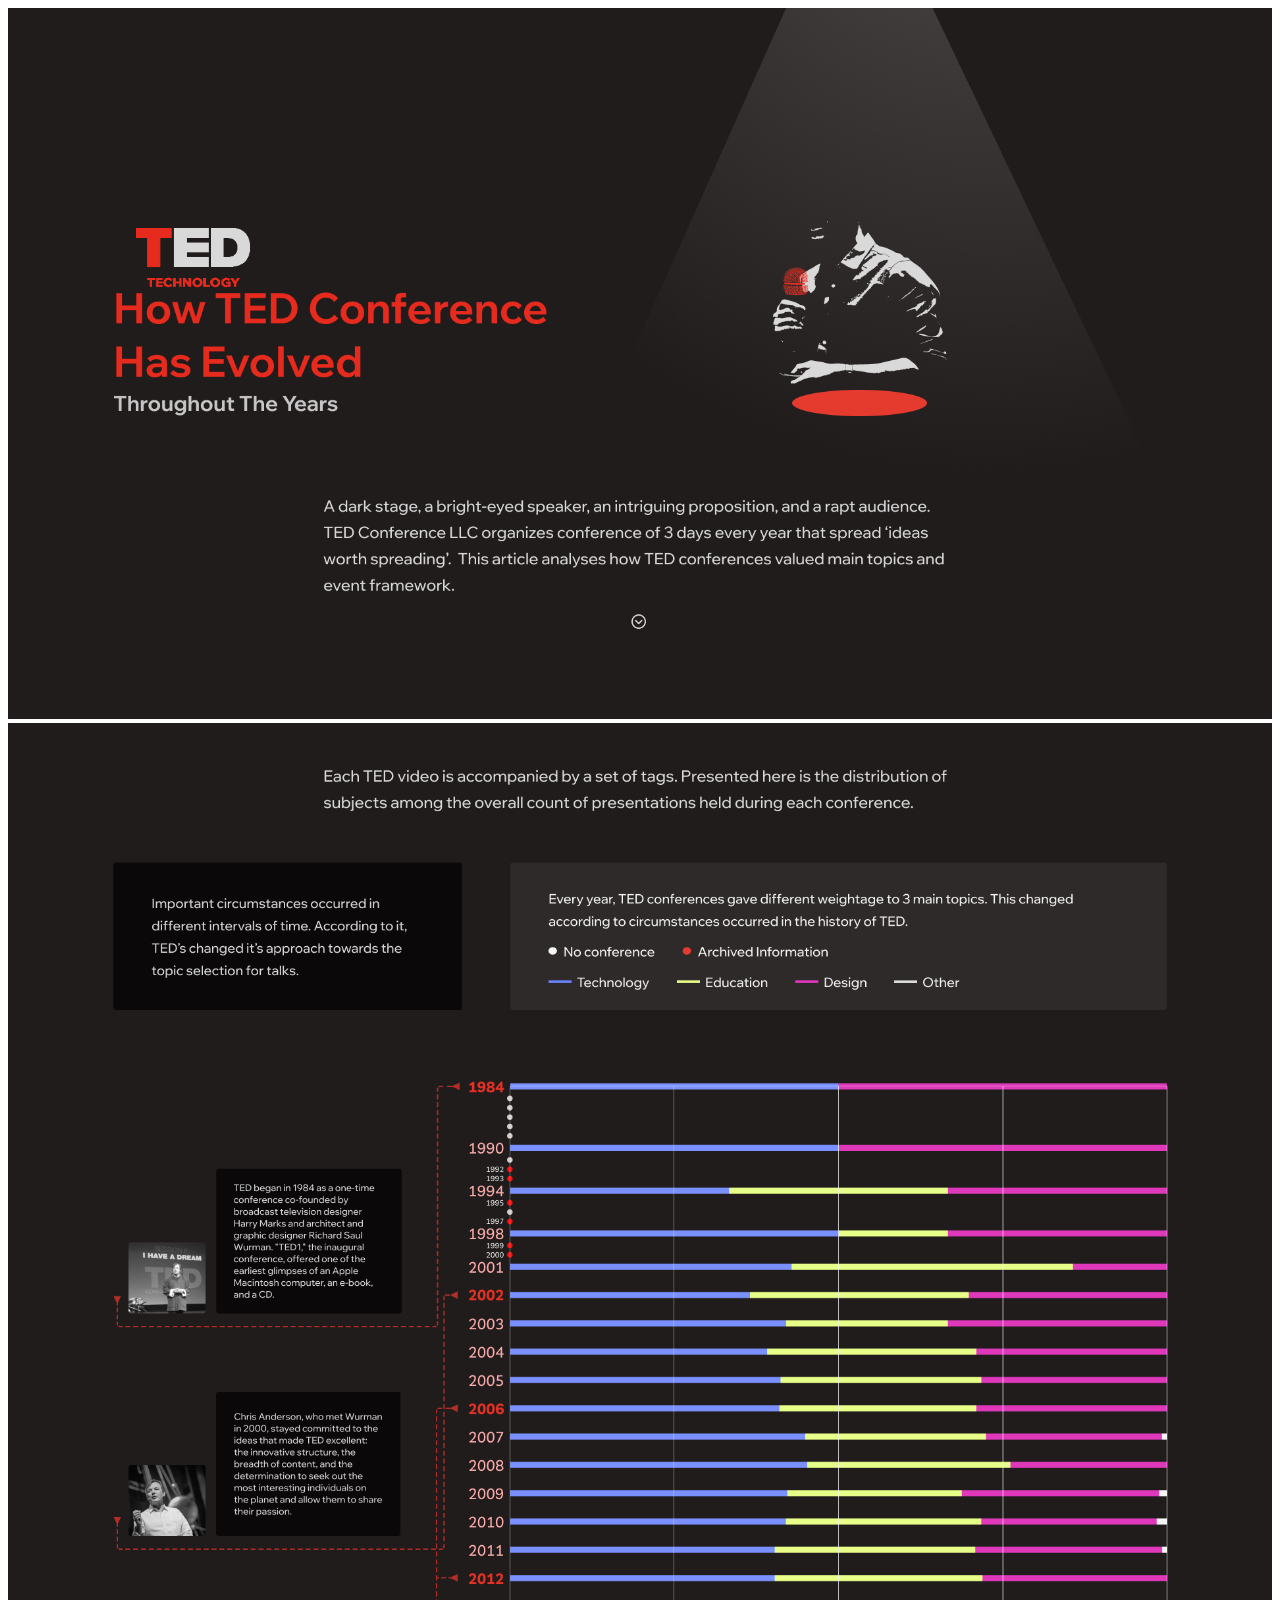
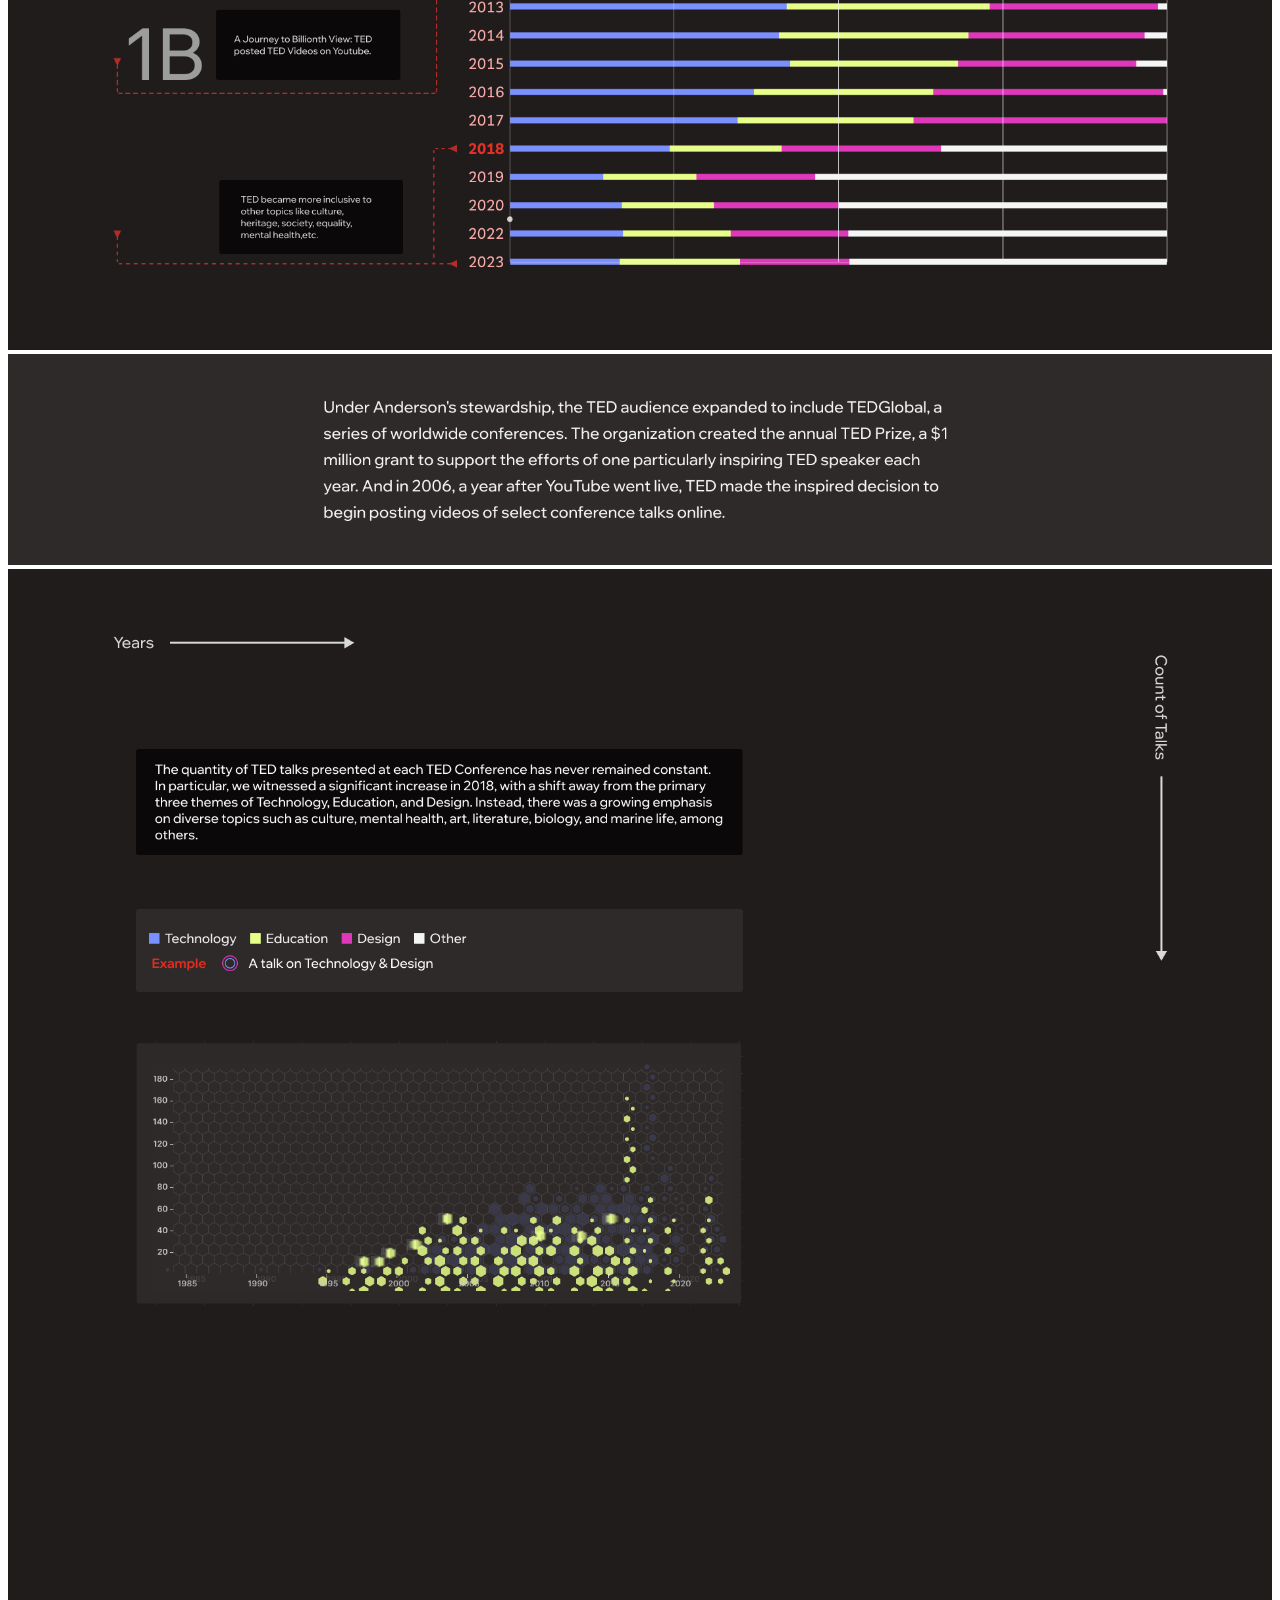
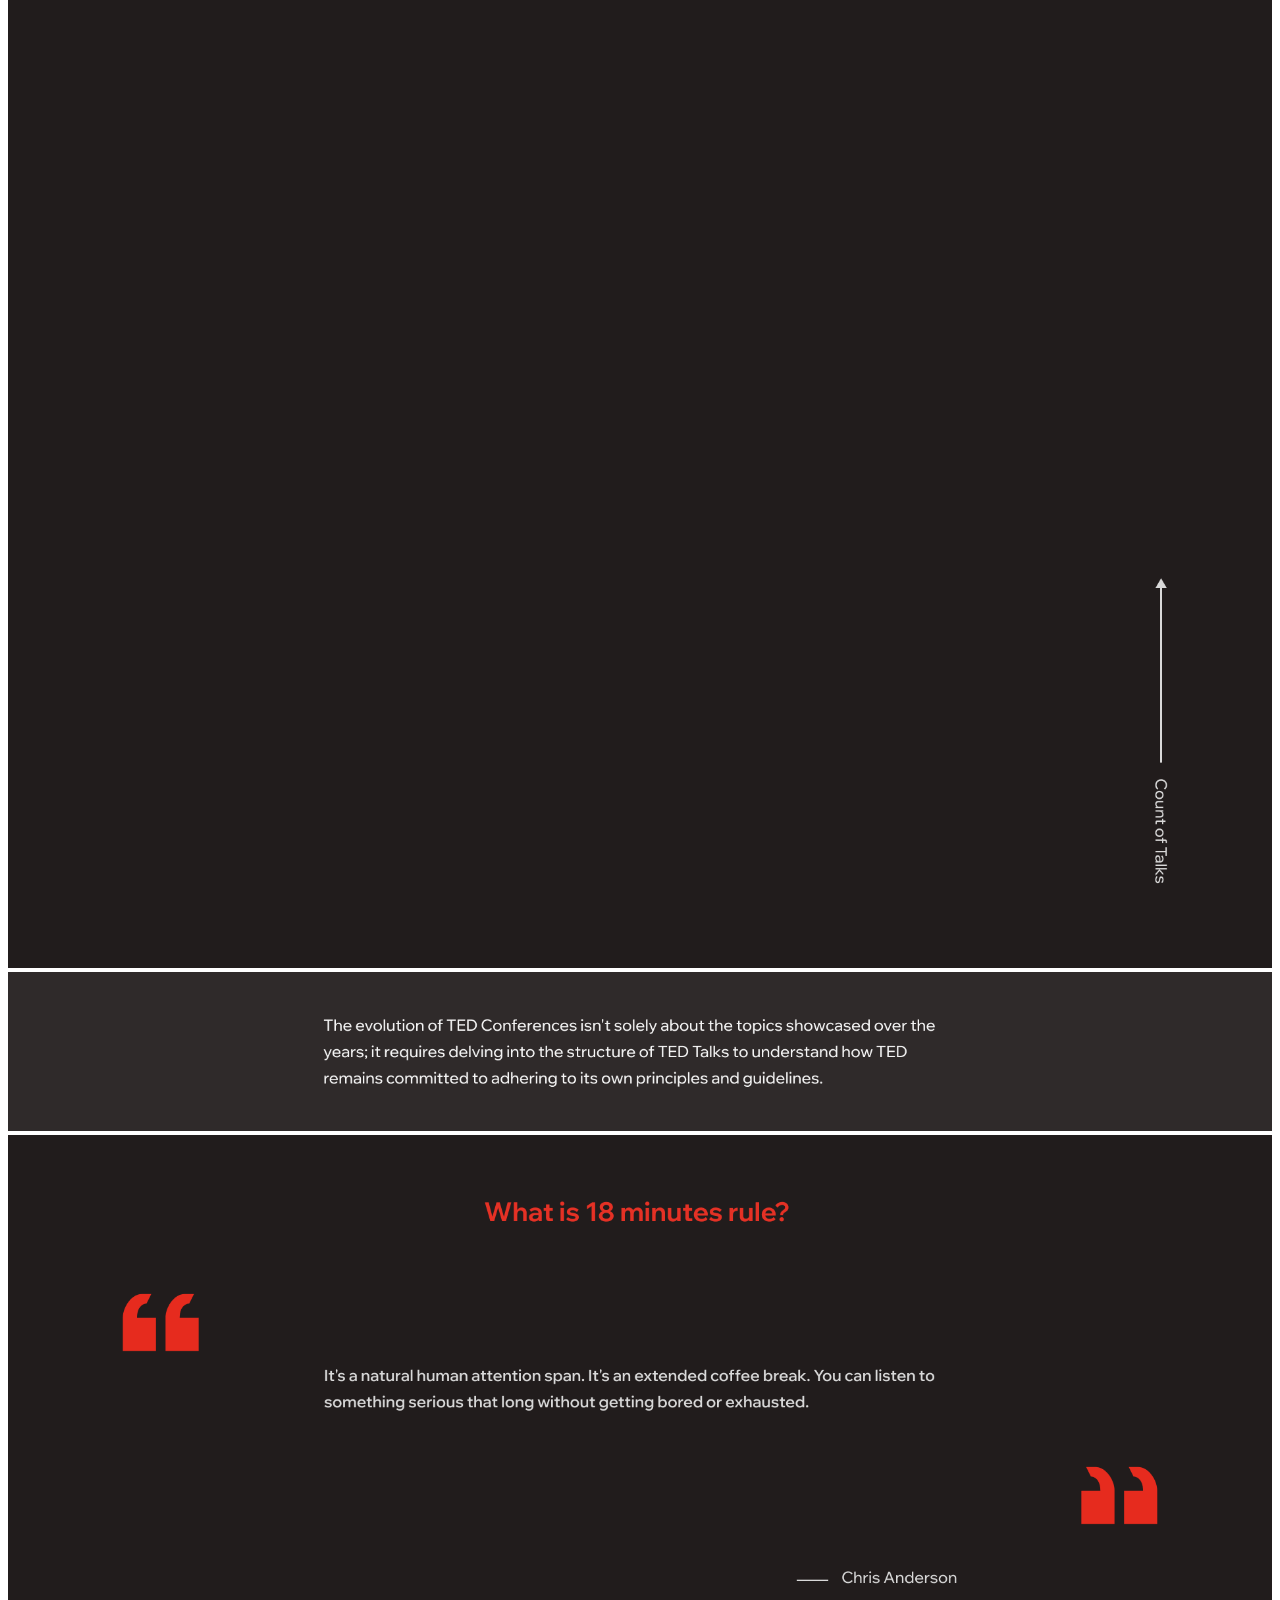
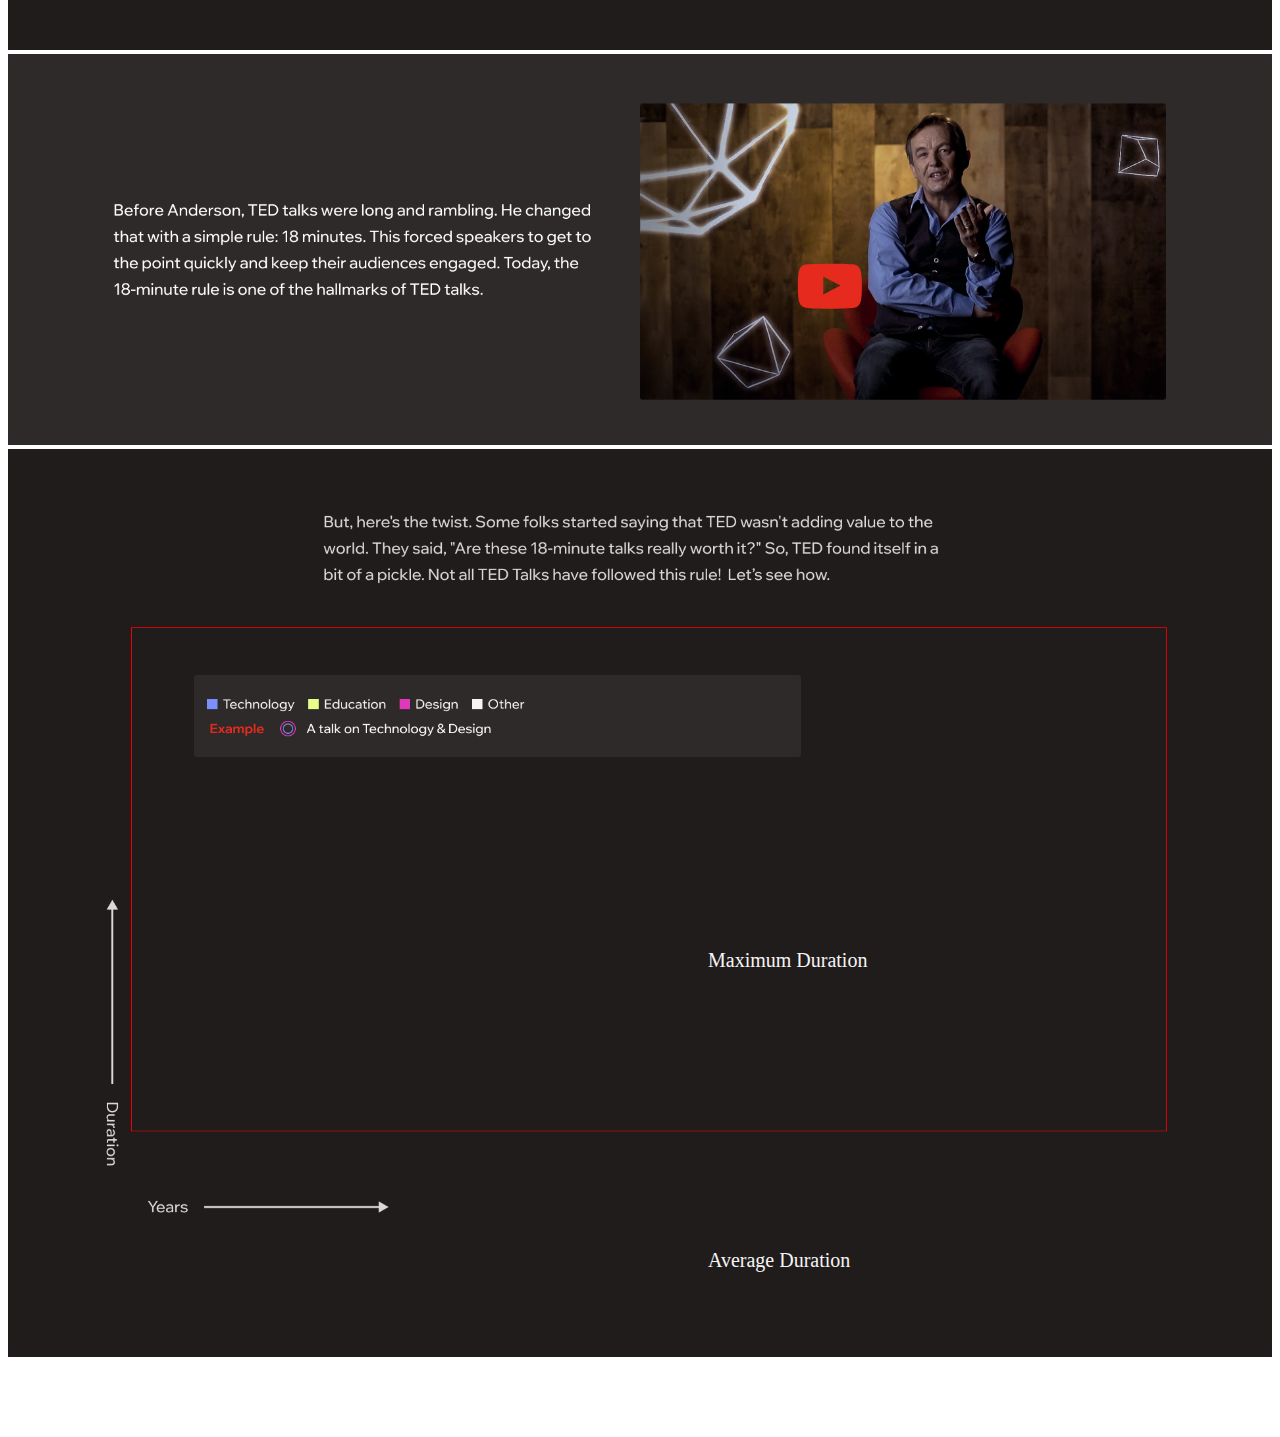
<file: TED-Data-Narration/index.html>
<!doctype html>
<html lang="en">

<head>
  <meta charset="utf-8">
  <meta name="viewport" content="width=device-width, initial-scale=1">
  <title>TED:Data Narration</title>
  <link href="https://cdn.jsdelivr.net/npm/bootstrap@5.3.2/dist/css/bootstrap.min.css" rel="stylesheet"
    integrity="sha384-T3c6CoIi6uLrA9TneNEoa7RxnatzjcDSCmG1MXxSR1GAsXEV/Dwwykc2MPK8M2HN" crossorigin="anonymous">
    <link rel="stylesheet" href="https://cdnjs.cloudflare.com/ajax/libs/font-awesome/4.7.0/css/font-awesome.min.css">
</head>
<style>
  img {
    max-width: 100%;
    max-height: 100%;
    /* overflow: hidden; */
  }


  .containerdiv {
    border: 0;
    float: left;
    position: relative;
  }

  .cornerimage {
    border: 0;
    position: absolute;
    /* top: 110px;
    left: 932px; */
    top: 220px;
    left: 128px;
    right: 0;
    width: 9%;
    height: 9%;
  }
  .longframe
  {
    border: 0;
    position: absolute;
    top: 80px;
    left: 96px;
  }
  .youtube
  {
    border: 0;
    position: absolute;
    top: 200px;
    right: 410px;
  }
  .duration
  {
    border: 0;
    position: absolute;
    top: 184px;
    left: 120px;
  }
  .legend1
  {
    border: 0;
    position: absolute;
    top: 180px;
    left: 128px;
    width: 48%;
    height: 48%;
  }
  .legend2
  {
    border: 0;
    position: absolute;
    top: 340px;
    left: 128px;
    width: 48%;
    height: 48%;
  }
  .legend3
  {
    border: 0;
    position: absolute;
    top: 226px;
    left: 186px;
    width: 48%;
    height: 48%;
  }
  .tedtopic
  {
    border: 0;
    position: absolute;
    top: 472px;
    left: 128px;
    width: 48%;
    height: 48%;
  }
  .legend4
  {
    border: 0;
    position: absolute;
    top: 500px;
    left: 700px;
    /* width: 48%;
    height: 48%; */
    /* text-align: center; */
    
  }
  .legend5
  {
    border: 0;
    position: absolute;
    top: 800px;
    left: 700px;
    /* width: 48%;
    height: 48%; */
    /* text-align: center; */
    
  }
  
  
  
</style>

<body>

  <script src="https://cdn.jsdelivr.net/npm/bootstrap@5.3.2/dist/js/bootstrap.bundle.min.js"
    integrity="sha384-C6RzsynM9kWDrMNeT87bh95OGNyZPhcTNXj1NW7RuBCsyN/o0jlpcV8Qyq46cDfL"
    crossorigin="anonymous"></script>
    <!-- Title Slide -->
    <div class="containerdiv">
      <img src="Title.png" alt="img">
      <img class="cornerimage" src="tedgif.gif">
    </div>

    <!-- Topic Distribution -->
    <img src="Distribution.png">


    <img src="TEDGlobalText.png">
    <!-- Year Axis -->
    <!-- <div style="background-color: #211C1C"><img src="CountofTalksAxis1.png"></div>  -->
    <!-- <div style="background-color: #211C1C"><img src="YearsAxis1.png"> -->
    
      <div class="containerdiv">
        <img src="Frame 82.png" alt="img">
        <div class="longframe">
          <iframe width="900" height="2000" frameborder="0"
  src="https://observablehq.com/embed/b8ec15c199c744c6?cells=viewof+sample1"></iframe>
        </div>
        <div  class="legend1">
          <img src="Leg.png" alt="">
        </div>
        <div class="legend2">
          <img src="Legends.png" alt="">
        </div>
        <div class="tedtopic">
          <img src="TEDTopics.gif" alt="">
        </div>
      </div>
      <div>
        <img src="Frame 87.png" alt="">
      </div>
      <div>
        <img src="18minrule.png" alt="">
      </div>
      <div class="containerdiv">
        <img src="Frame 90.png" alt="">
        <div class="youtube">
          <a href="https://www.youtube.com/watch?v=-FOCpMAww28" target="_blank"><i class="fa fa-youtube-play" style="font-size:64px;color:#E62B1E"></i></a>
        </div>
      </div>


      <div class="containerdiv">
        <img src="Last.png" alt="img">
        <div class="duration">
          <iframe width="1300" height="800" frameborder="0"
          src="https://observablehq.com/embed/b8ec15c199c744c6?cells=viewof+sample4"></iframe>
        </div>
        <div class="legend4" style="color: #f5f5f5; font-size: 20px; font-family: Wix Madefor Display; font-weight: 500; word-wrap: break-word">Maximum Duration</div>
        <div class="legend5" style="color: #f5f5f5; font-size: 20px; font-family: Wix Madefor Display; font-weight: 500; word-wrap: break-word">Average Duration</div>
        <div class="legend3">
          <img src="Legends.png" alt="">
        </div>
      </div>
</body>

</html>
</file>
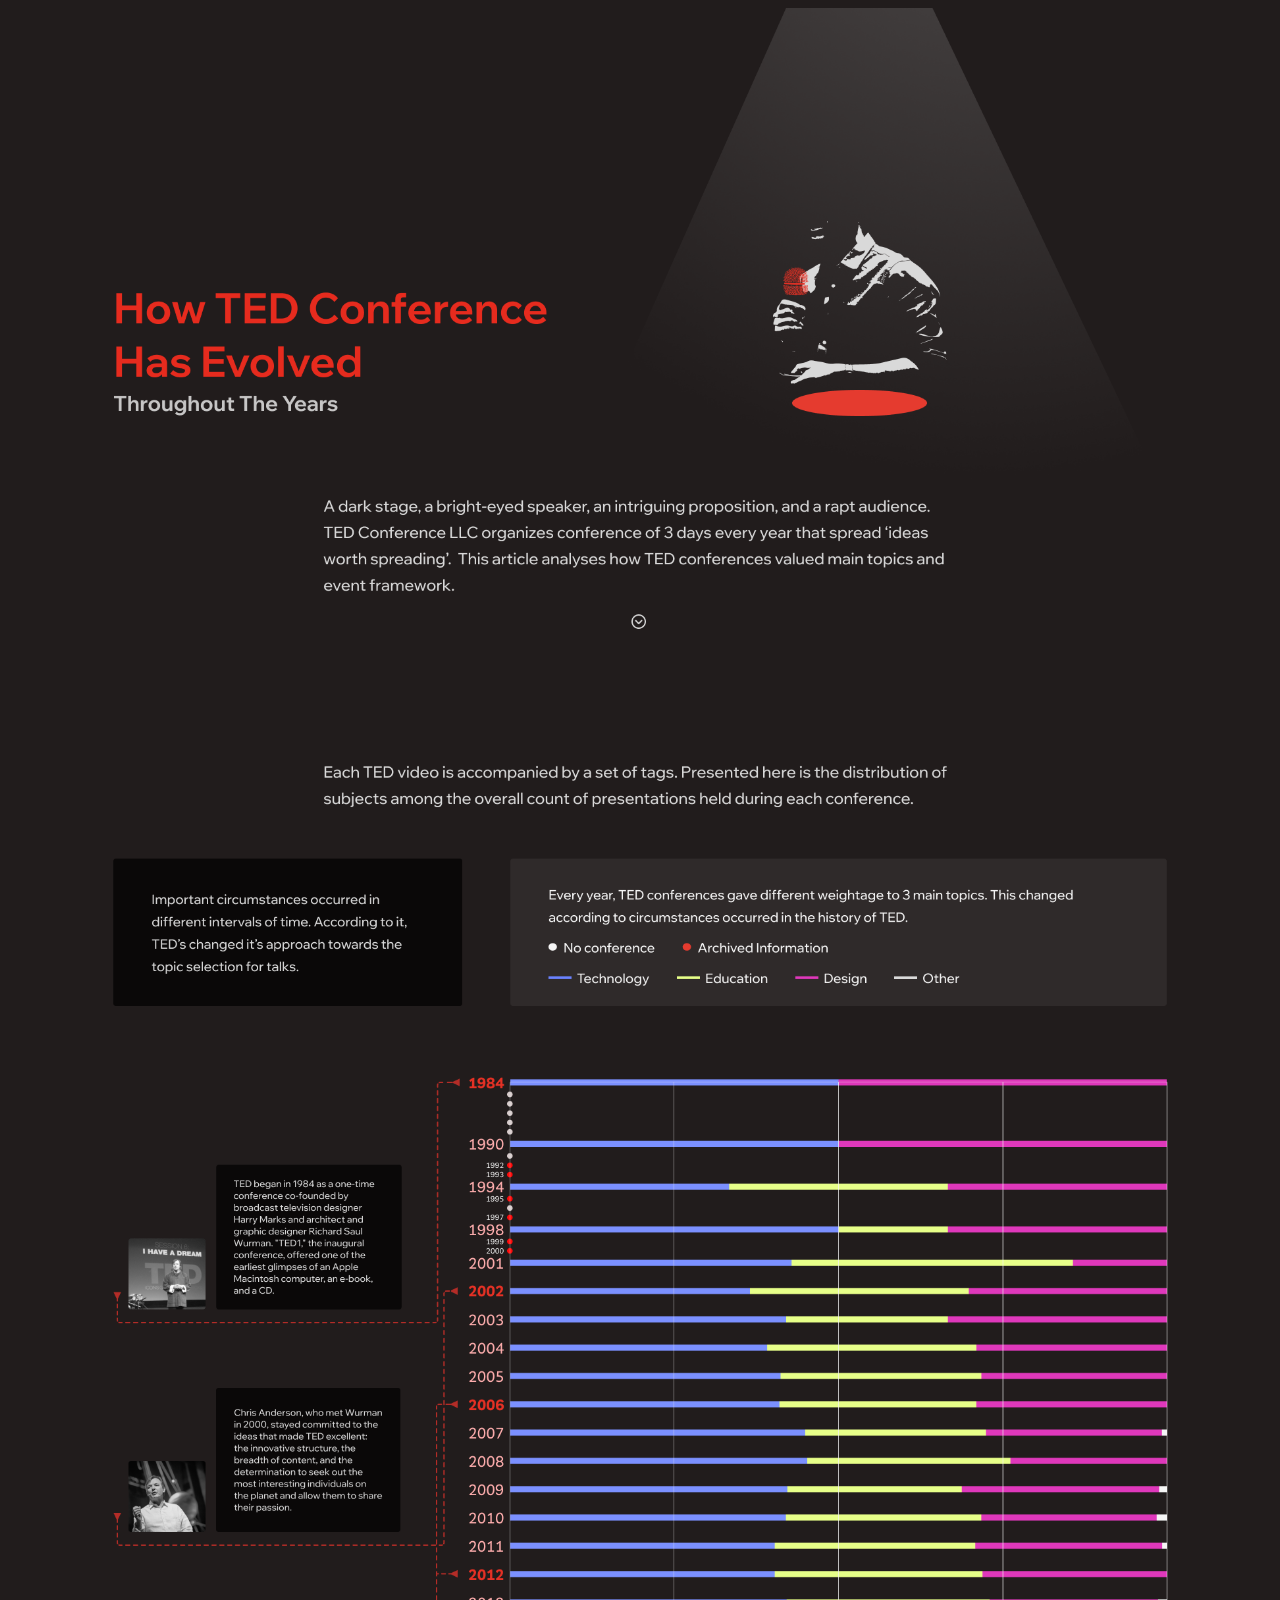
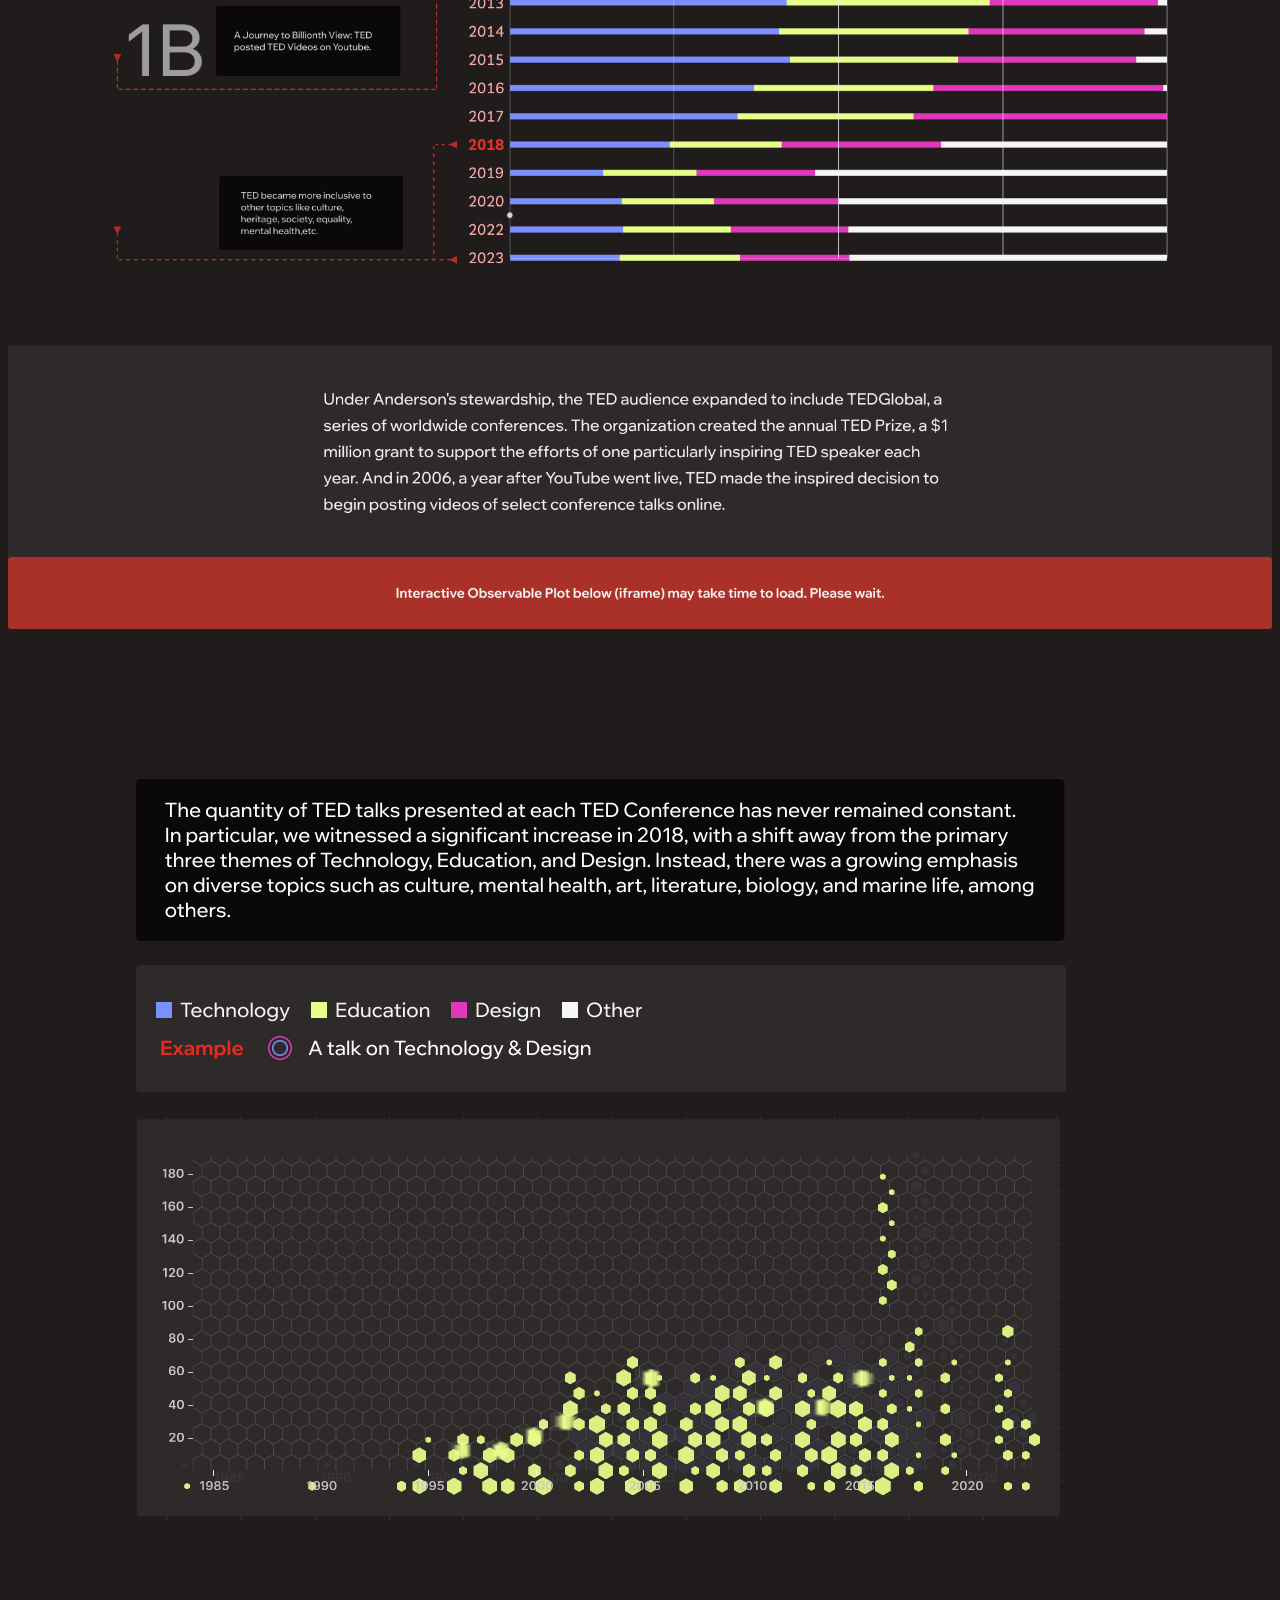
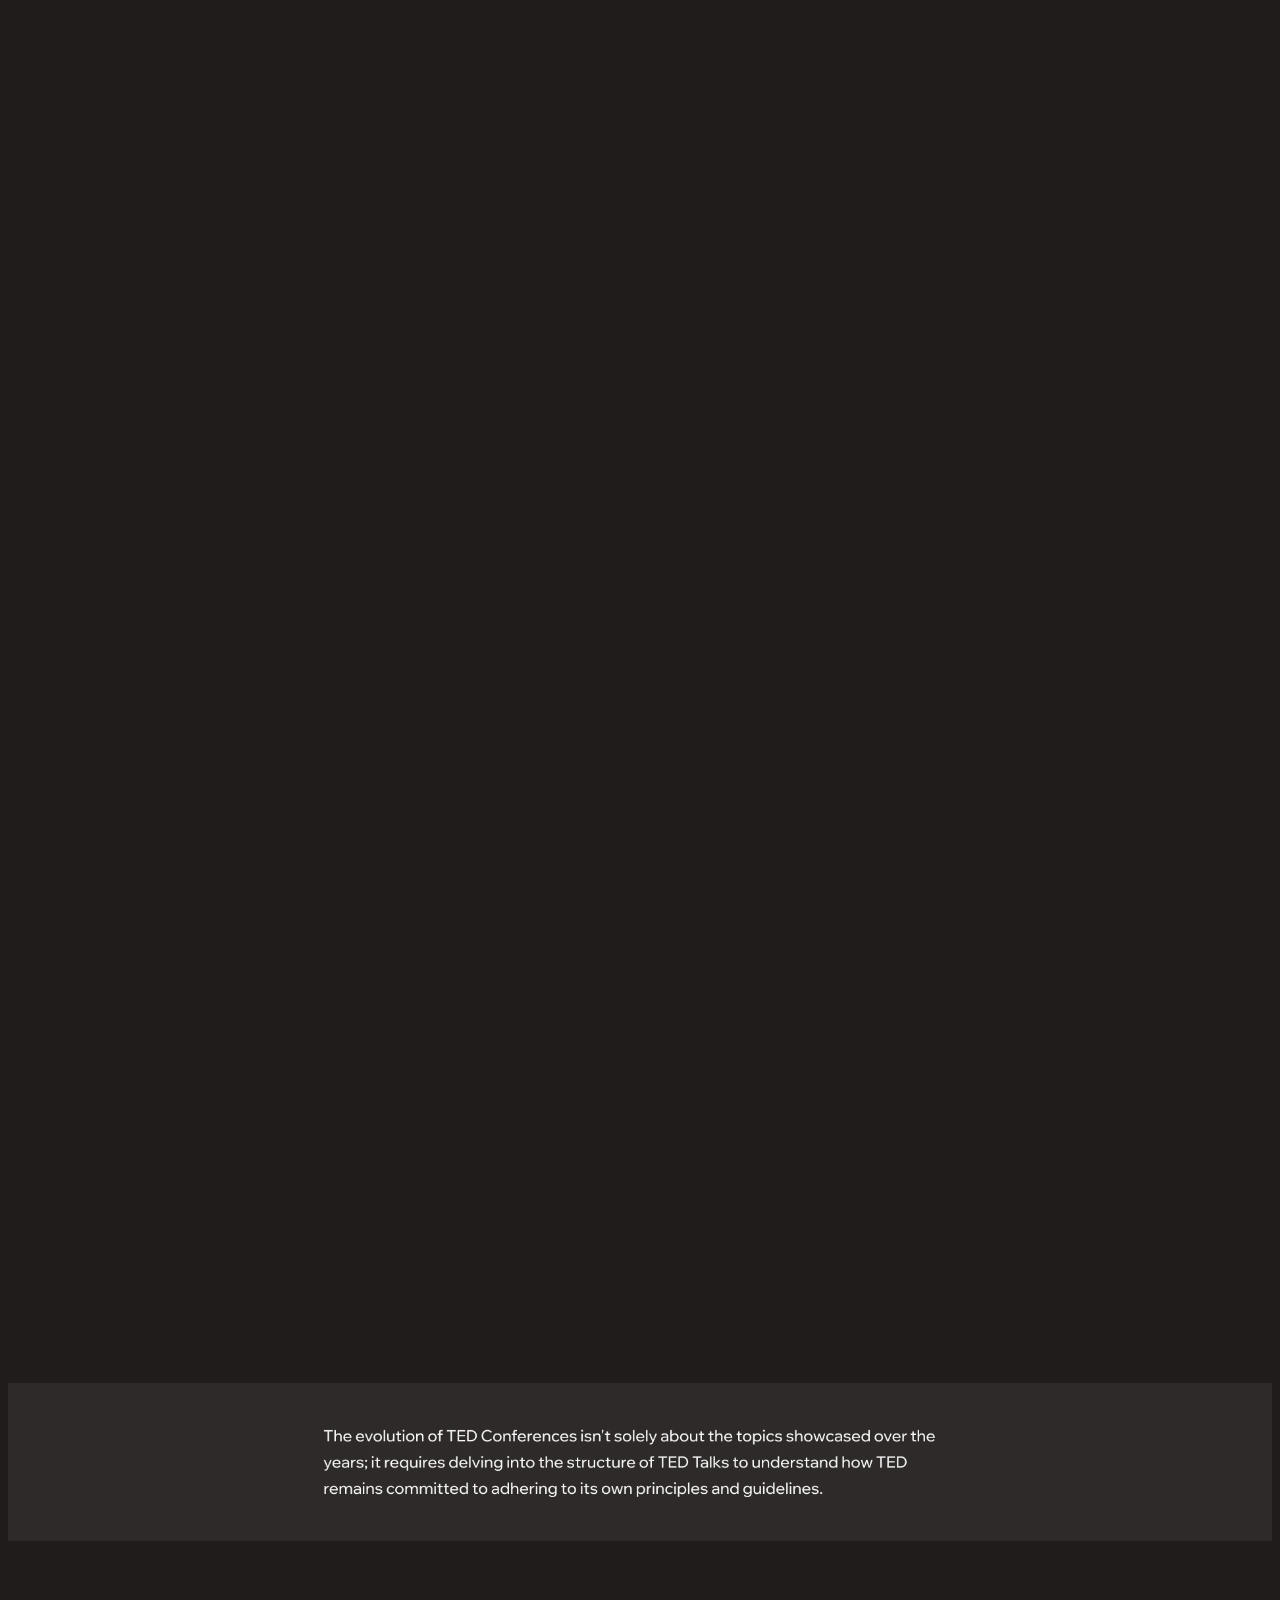
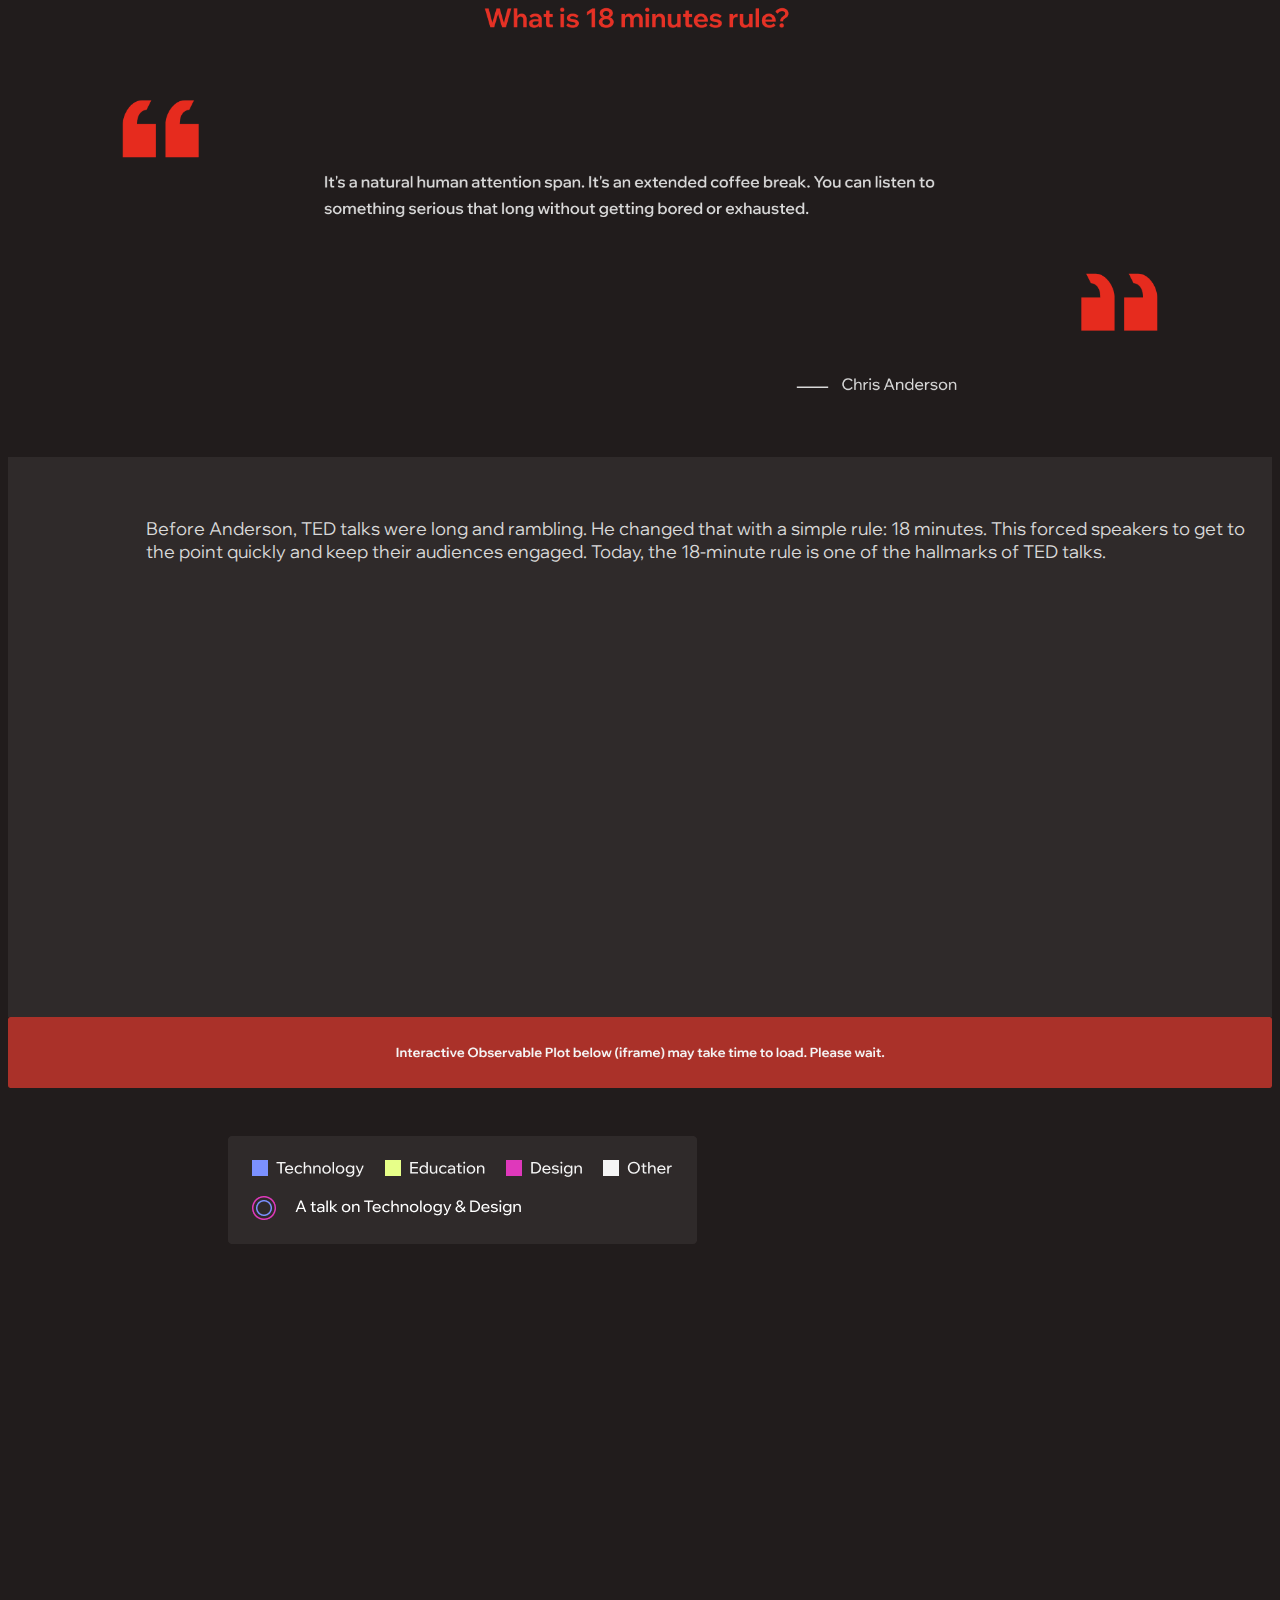
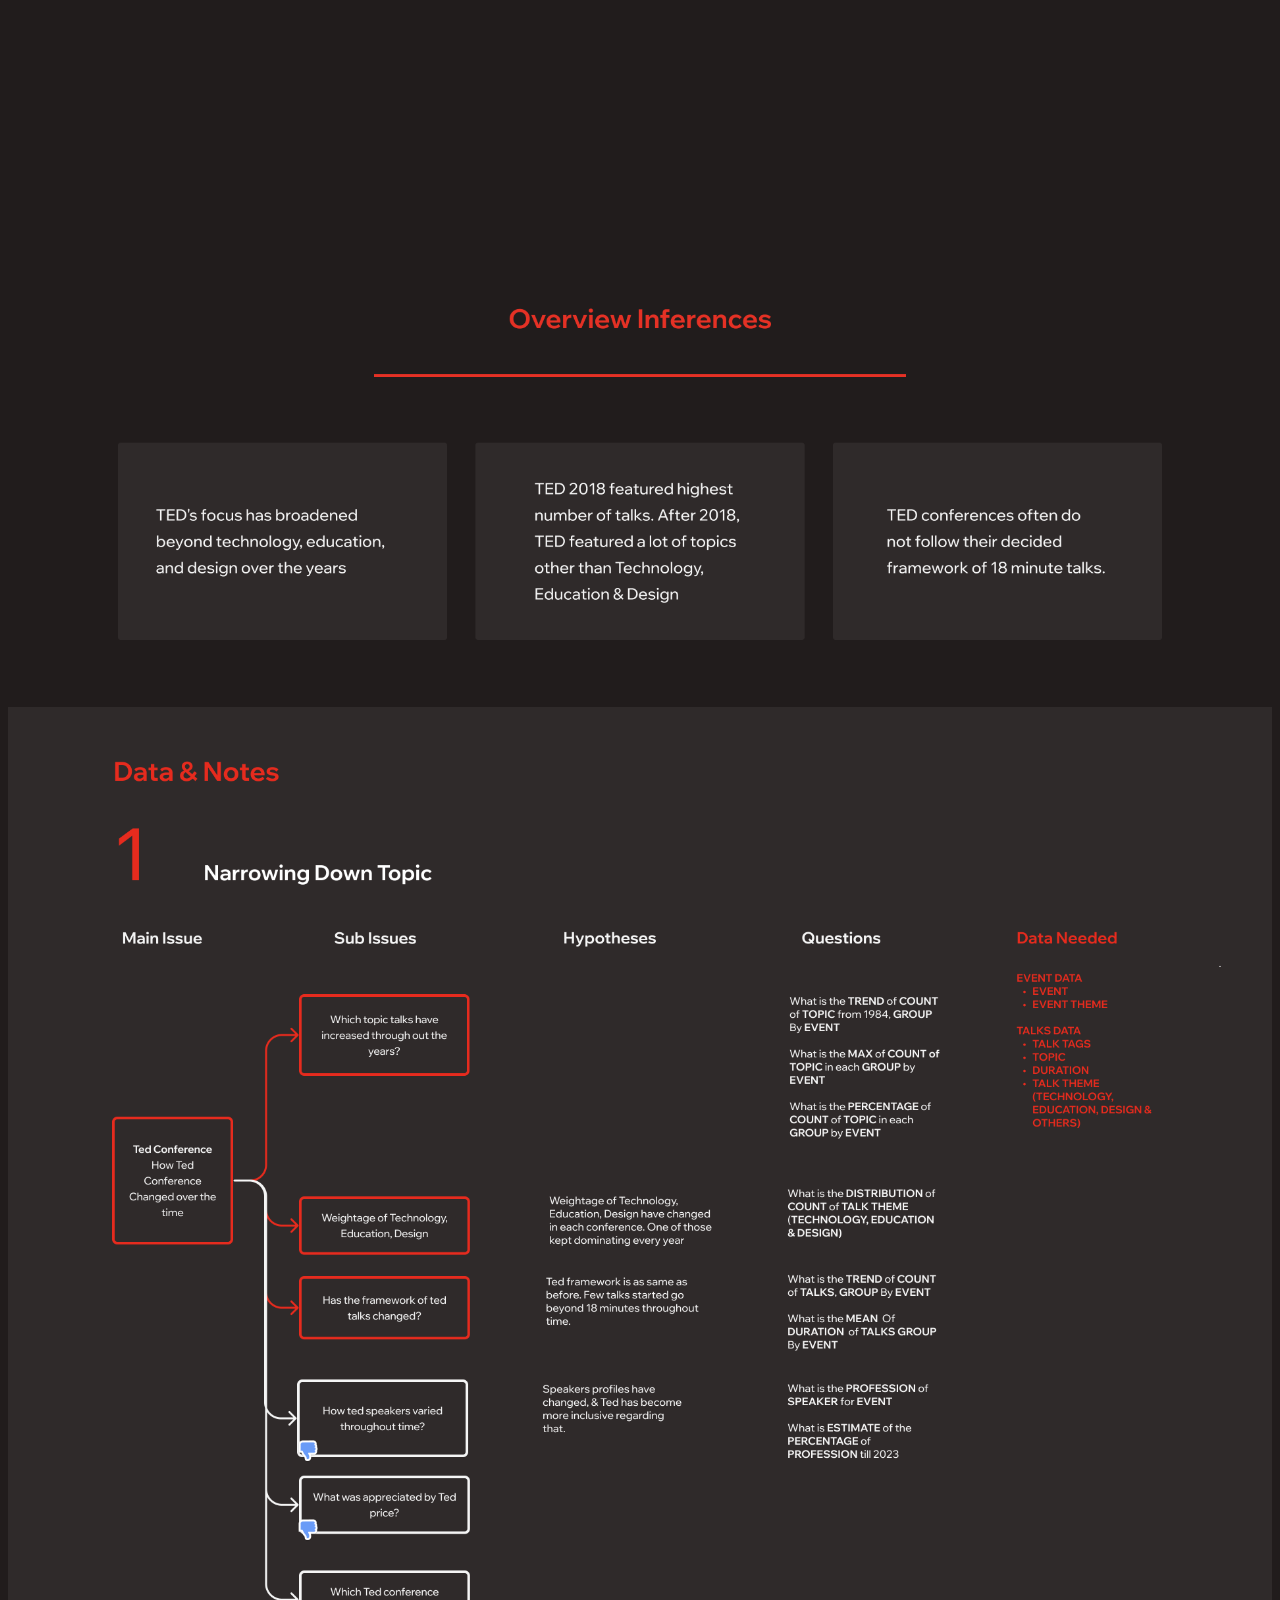
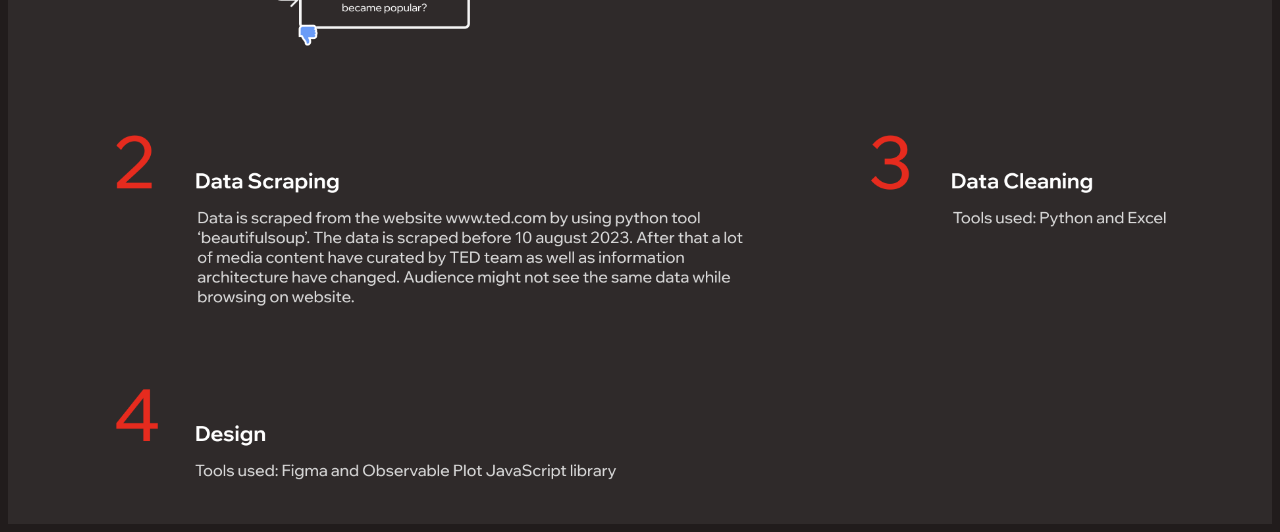
<file: TED-Data-Narration/ted.html>
<!doctype html>
<html lang="en">

<head>
  <meta charset="utf-8">
  <meta name="viewport" content="width=device-width, initial-scale=1">
  <title>TED Data Narration</title>
  <link href="https://cdn.jsdelivr.net/npm/bootstrap@5.3.2/dist/css/bootstrap.min.css" rel="stylesheet"
    integrity="sha384-T3c6CoIi6uLrA9TneNEoa7RxnatzjcDSCmG1MXxSR1GAsXEV/Dwwykc2MPK8M2HN" crossorigin="anonymous">
    <link rel="stylesheet" href="https://cdnjs.cloudflare.com/ajax/libs/font-awesome/4.7.0/css/font-awesome.min.css">
    <link rel="preconnect" href="https://fonts.googleapis.com">
<link rel="preconnect" href="https://fonts.gstatic.com" crossorigin>
<link href="https://fonts.googleapis.com/css2?family=Wix+Madefor+Display:wght@500&display=swap" rel="stylesheet">
<script>
// Query the elements
const iframeEle = document.getElementById('iframe');
const loadingEle = document.getElementById('loading');

iframeEle.addEventListener('load', function () {
    // Hide the loading indicator
    loadingEle.style.display = 'none';

    // Bring the iframe back
    iframeEle.style.opacity = 1;
});


</script>

</head>
<style>
  img {
    max-width: 100%;
    max-height: 100%;
    /* overflow: hidden; */
  }


  .containerdiv {
    border: 0;
    float: left;
    position: relative;
  }

  .cornerimage {
    border: 0;
    position: absolute;
    /* top: 110px;
    left: 932px; */
    top: 220px;
    left: 128px;
    right: 0;
    width: 9%;
    height: 12%;
    display: flex;
    flex-direction: column;
    /* -ms-flex-direction: column; */
  }
  .longframe
  {
    border: 0;
    position: absolute;
    top: 80px;
    left: 96px;
  }
  .youtube
  {
    border: 0;
    position: absolute;
    top: 200px;
    right: 410px;
  }
  .duration
  {
    border: 0;
    position: absolute;
    top: 184px;
    left: 120px;
  }
  .legend1
  {
    border: 0;
    position: absolute;
    top: 180px;
    left: 128px;
    width: 48%;
    height: 48%;
  }
  .legend2
  {
    border: 0;
    position: absolute;
    top: 340px;
    left: 128px;
    width: 48%;
    height: 48%;
  }
  .legend3
  {
    border: 0;
    position: absolute;
    top: 226px;
    left: 186px;
    width: 48%;
    height: 48%;
  }
  .tedtopic
  {
    border: 0;
    position: absolute;
    top: 472px;
    left: 128px;
    width: 48%;
    height: 48%;
  }
  .legend4
  {
    border: 0;
    position: absolute;
    top: 428px;
    left: 700px;
    /* width: 48%;
    height: 48%; */
    /* text-align: center; */
    
  }
  .legend5
  {
    border: 0;
    position: absolute;
    top: 800px;
    left: 700px;
    /* width: 48%;
    height: 48%; */
    /* text-align: center; */
    
  }
  section.center {
  padding: 5vw;
  padding-top: 5em;
  display: flex;
  align-items: center;
  flex-direction: column;
  justify-content: center;
  position: relative;
  
 }
 
.box
{
    position: absolute; 
    margin-left:20px ; 
    padding-right: 350px; 
    margin-top: 150px;
    /* z-index: 1; */
    /* display: flex; */
    flex-wrap: column;
    padding-bottom: 20px;
    /* min-width: 50%;
    min-height: 50%; */
    width: 80%;
    height: 80%;
    
}
.box1
{
    float: left;
    position: absolute; 
    margin-left:100px ; 
    padding-right: 350px; 
    margin-top: 40px;
    /* z-index: 1; */
    /* display: flex; */
    flex-wrap: column;
    padding-bottom: 20px;
}
/* @media screen and (max-width: 900px) {
  .box {
    top:20;
  }
} */


.al_c {
  display: flex;
  flex-direction: column;
  align-items: center;
  justify-content: center;
}
/* width */
::-webkit-scrollbar {
  width: 20px;
  background-color: #2F2A2A;
}

/* Track */
::-webkit-scrollbar-track {
  box-shadow: inset 0 0 5px grey; 
  border-radius: 10px;
}
 
/* Handle */
::-webkit-scrollbar-thumb {
  background: red; 
  border-radius: 10px;
}

/* Handle on hover */
::-webkit-scrollbar-thumb:hover {
  background: #b30000; 
}

.textlegend
{
   
    font-family: 'Wix Madefor Display', sans-serif;
    font-size: 18px;
    /* padding-top: 250px;
    float: center;
    padding-bottom: 500px; */
    /* color: #EFEFEF; */
    background-color: #2F2A2A;
    /* text-align: center; */
    /* font-weight: lighter; */

}

  
</style>

<body style="background-color: #211C1C;">
<!-- <div class="container"> -->
  <script src="https://cdn.jsdelivr.net/npm/bootstrap@5.3.2/dist/js/bootstrap.bundle.min.js"
    integrity="sha384-C6RzsynM9kWDrMNeT87bh95OGNyZPhcTNXj1NW7RuBCsyN/o0jlpcV8Qyq46cDfL"
    crossorigin="anonymous"></script>
    <!-- Title Slide -->
    <div class="al_c">
    
      <img src="Title.png" alt="img" style="position: relative;">
      <!-- <img class="cornerimage" src="tedgif.gif"> -->

    </div>

    <!-- Topic Distribution -->
    <img src="Distribution.png" class="al_c">


    <img src="TEDGlobalText.png" class="al_c">
    <img src="loadinst.png" class="al_c">
    <!-- Year Axis -->
    <!-- <div style="background-color: #211C1C"><img src="CountofTalksAxis1.png"></div>  -->
    <!-- <div style="background-color: #211C1C"><img src="YearsAxis1.png"> -->
    
      
        <!-- <img src="Frame 82.png" alt="img"> -->
        <section style="padding-left: 108px; padding-right: 108px;">
            <div class="center">
                <!-- <img src="Leg.png" style="position: absolute; margin-left:20px ; padding-right: 260px; padding-top: 150px; "> -->
                <div class="box">
                    <img src="Leg.png">
                    <img src="Legends.png" style="padding-top: 20px;">
                    <img src="TEDTopics.gif" style="padding-top: 20px;">
                </div>
                <div id="loading">
                  <iframe id="iframe" width="100%" height="2350" frameborder="0"
                  src="https://observablehq.com/embed/b8ec15c199c744c6?cells=viewof+sample1" loading="eager"></iframe>
                </div>
                
                      </div>
            </div>
        </section>
        
        <!-- <div  class="legend1">
          <img src="Leg.png" alt="">
        </div>
        <div class="legend2">
          <img src="Legends.png" alt="">
        </div>
        <div class="tedtopic">
          <img src="TEDTopics.gif" alt="">
        </div> -->
     
      <div class="al_c">
        <img src="Frame 87.png" alt="">
      </div>
      <div class="al_c">
        <img src="18minrule.png" alt="">
      </div class="al_c">
      <div class="containerdiv">
        <!-- <img src=".png" alt=""> -->
        <!-- <div class="youtube">
          <a href="https://www.youtube.com/watch?v=-FOCpMAww28" target="_blank"><i class="fa fa-youtube-play" style="font-size:64px;color:#E62B1E"></i></a>
        </div> -->
      </div>


      <!-- <div class="containerdiv">
        <img src="Last.png" alt="img">
        <div class="duration">
          <iframe width="1300" height="800" frameborder="0"
          src="https://observablehq.com/embed/b8ec15c199c744c6?cells=viewof+sample4"></iframe>
        </div>
        <div class="legend4" style="color: #f5f5f5; font-size: 20px; font-family: Wix Madefor Display; font-weight: 500; word-wrap: break-word">Maximum Duration</div>
        <div class="legend5" style="color: #f5f5f5; font-size: 20px; font-family: Wix Madefor Display; font-weight: 500; word-wrap: break-word">Average Duration</div>
        <div class="legend3">
          <img src="Legends.png" alt="">
        </div>
      </div> -->
      <div class="container-fluid" style="background-color: #2F2A2A; padding-left: 50px; padding-top:60px; padding-bottom: 50px;">
        <div class="row">
            <div class="col-md-6 textlegend" style="padding-left: 88px; text-wrap: wrap; color: #d9d9d9;">Before Anderson, TED talks were long and rambling. He changed that with a simple rule: 18 minutes. This forced speakers to get to the point quickly and keep their audiences engaged. Today, the 18-minute rule is one of the hallmarks of TED talks.</div>
       <div class="col-md-6 embed-responsive embed-responsive-16by9">
        <iframe class="embed-responsive-item" width="84%" height="400" src="https://www.youtube.com/embed/-FOCpMAww28?si=D_rNy5YD8FPoBGMs" title="YouTube video player" frameborder="0" allow="accelerometer; autoplay; clipboard-write; encrypted-media; gyroscope; picture-in-picture; web-share" allowfullscreen loading="eager"></iframe>

       </div>
        </div>
    </div>
    <img src="loadinst.png" class="al_c">



    <section style="padding-left: 120px; padding-right: 120px;">
        <div class="center">
            <div class="box1">
                
                <img src="Legends short1.png" style="padding-top: 8px;">
                
            </div>
            <!-- <div class="textlegend" style="color: #f5f5f5;">Maximum Duration</div> -->
            <iframe width="100%" height="750" frameborder="0"
  src="https://observablehq.com/embed/b8ec15c199c744c6?cells=viewof+sample4" loading="eager"></iframe>
                  </div>
        </div>
    </section>


    <img src="Overview.png" class="al_c">
    <img src="Process-1.png" class="al_c">
    <img src="Process-2.png" class="al_c">
    <!-- <img src="thank you.png" class="al_c"> -->
    
    <!-- </div> -->
</body>

</html>
</file>
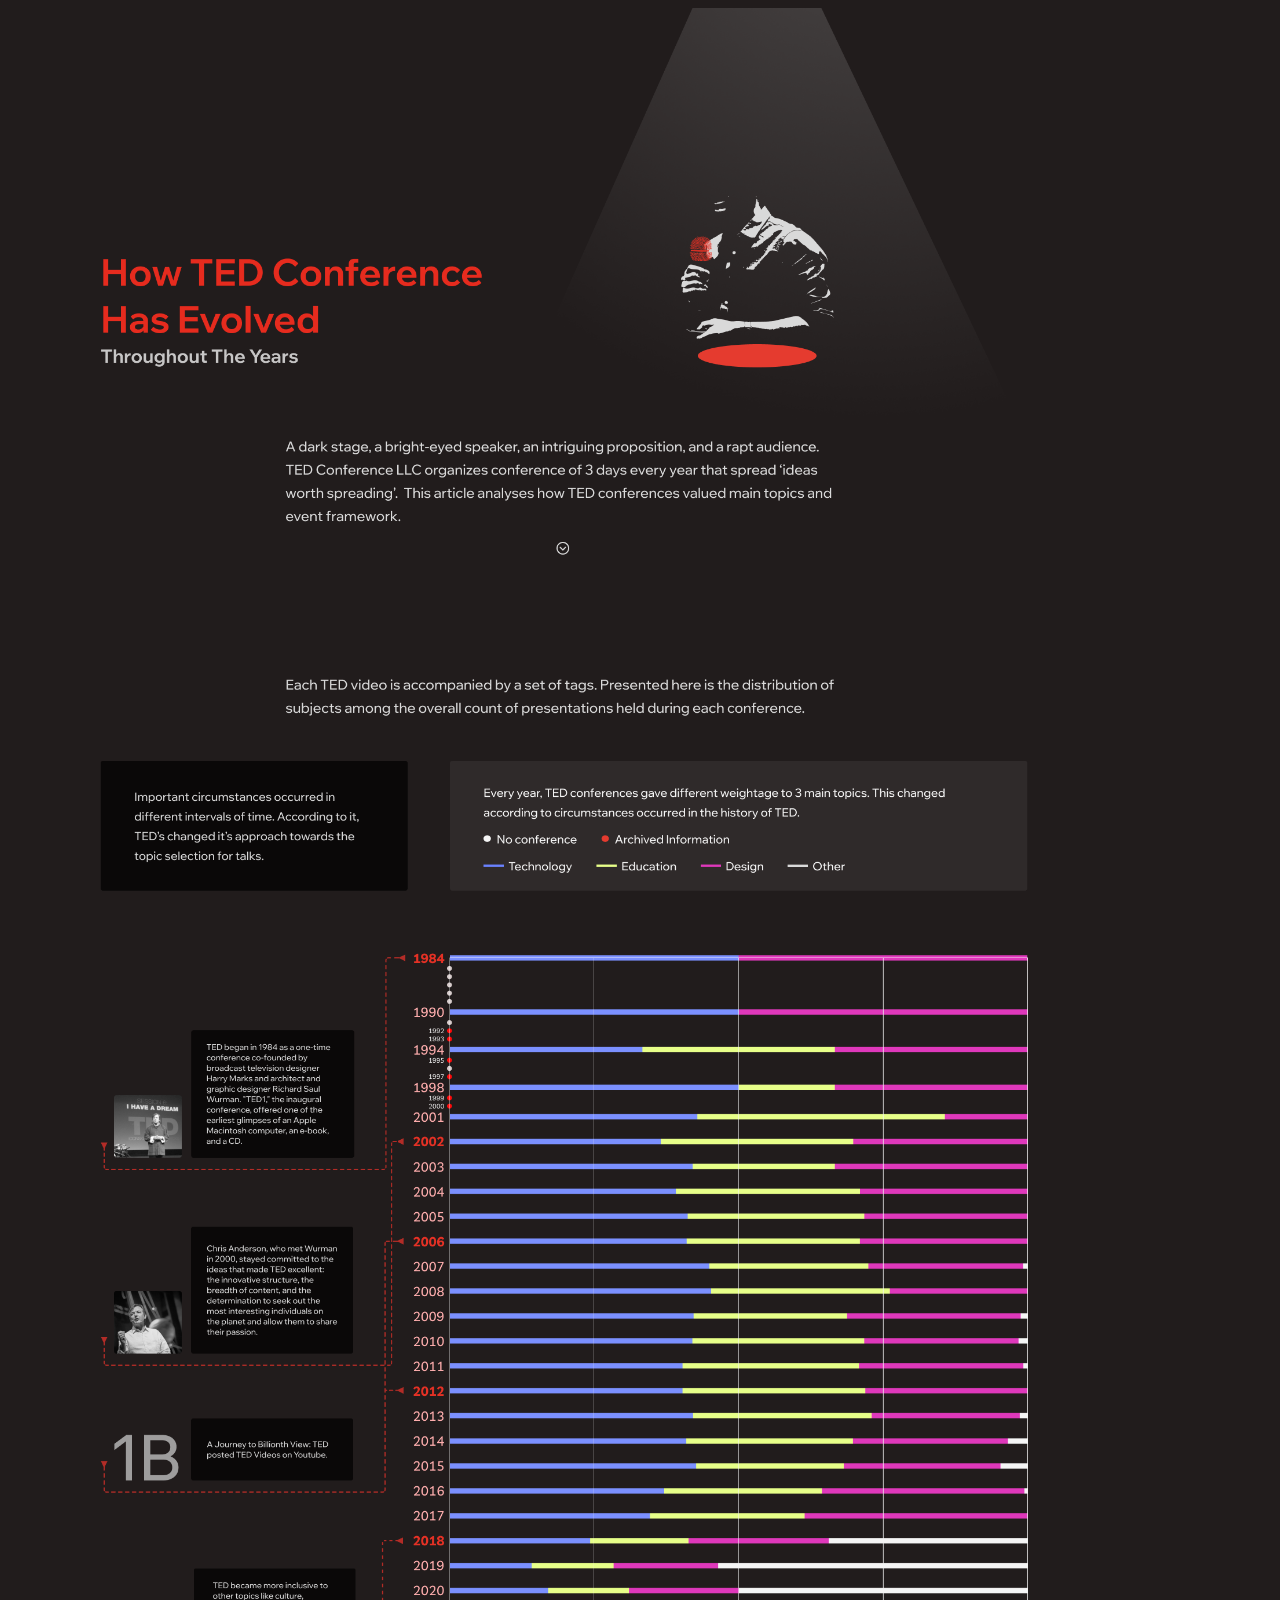
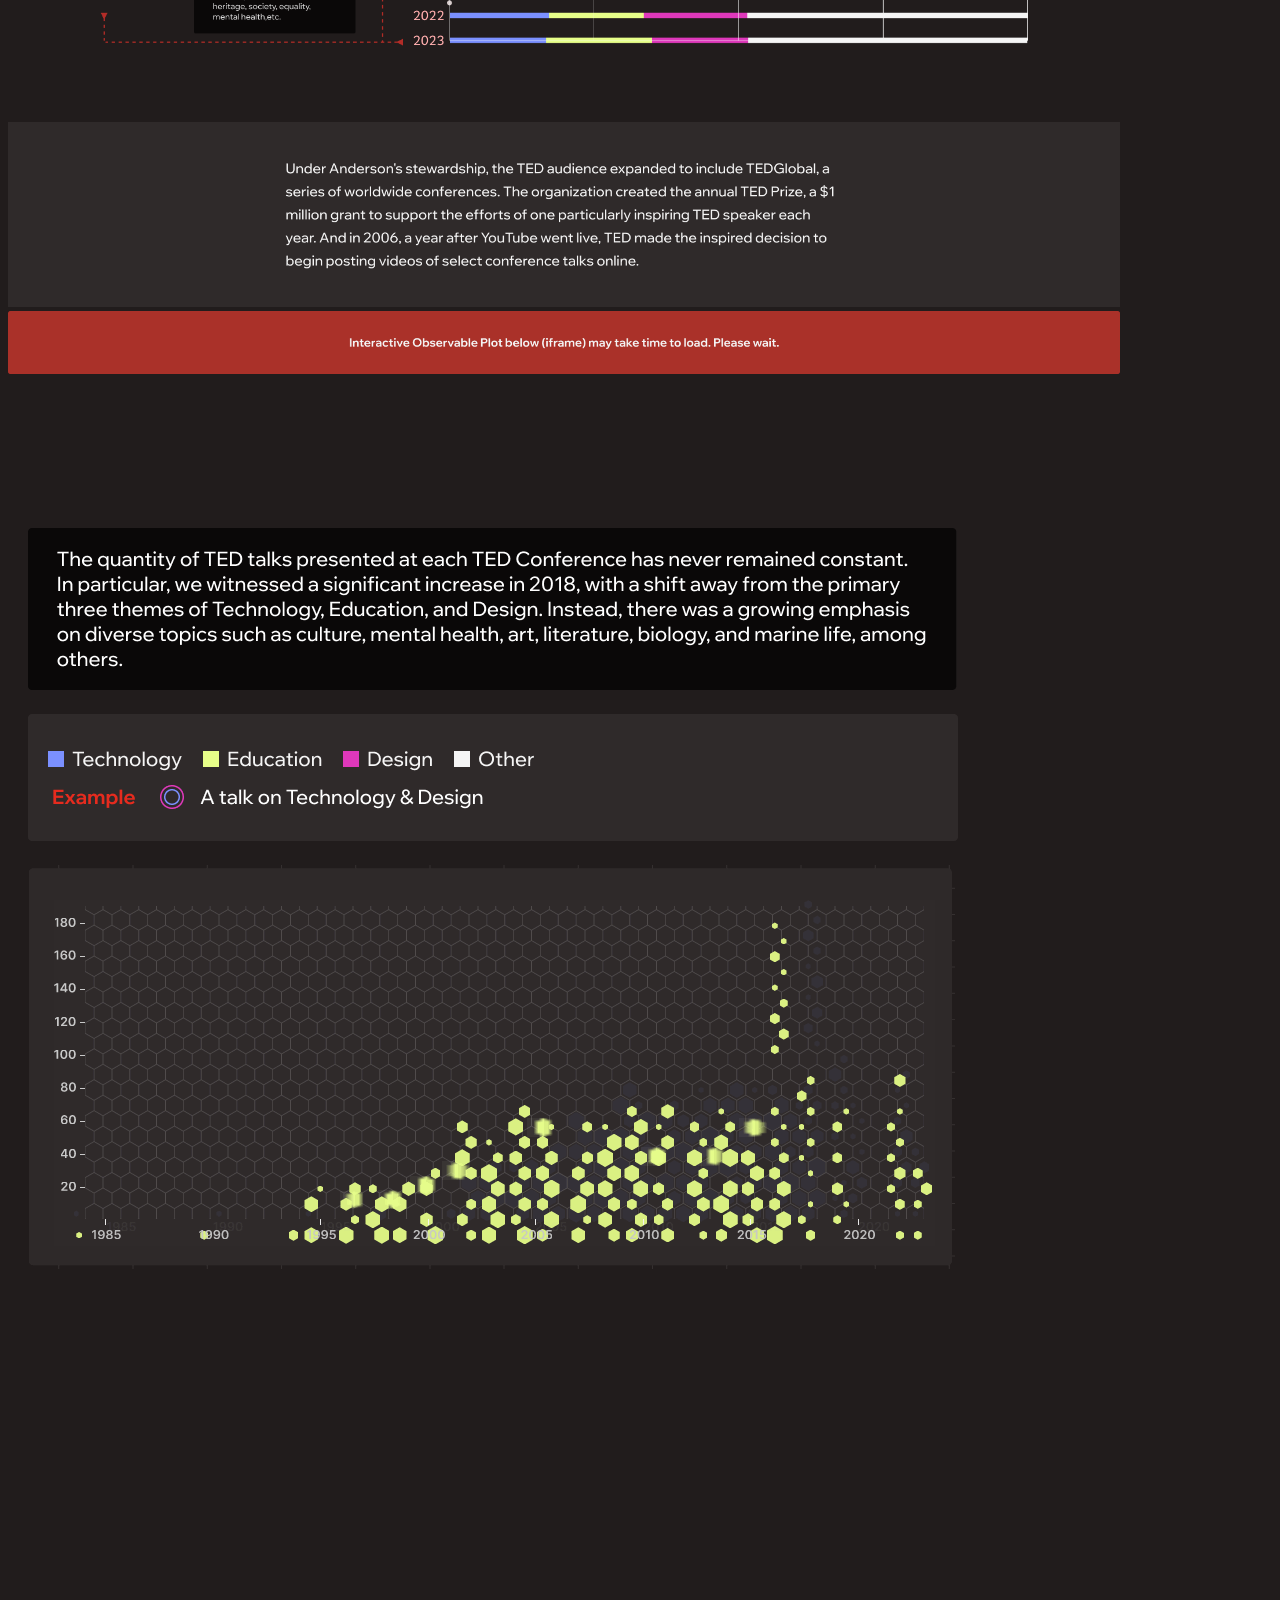
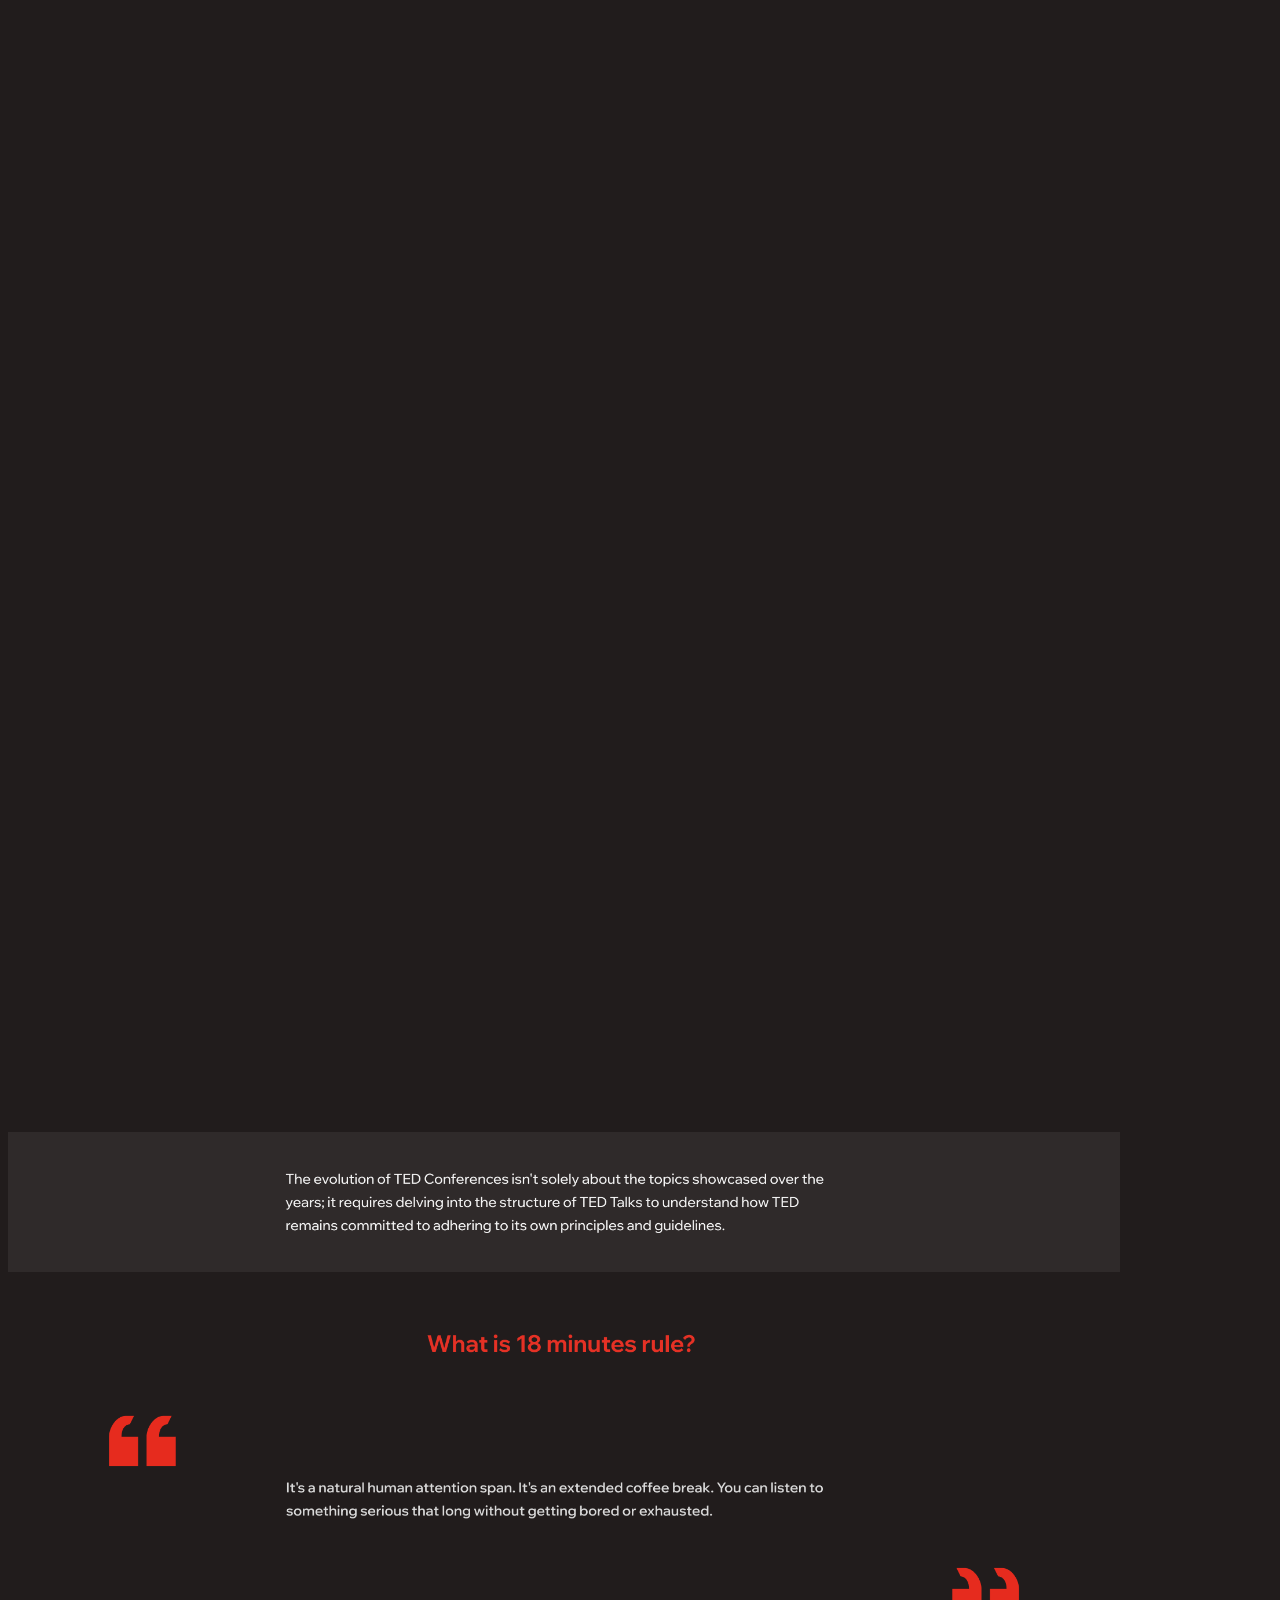
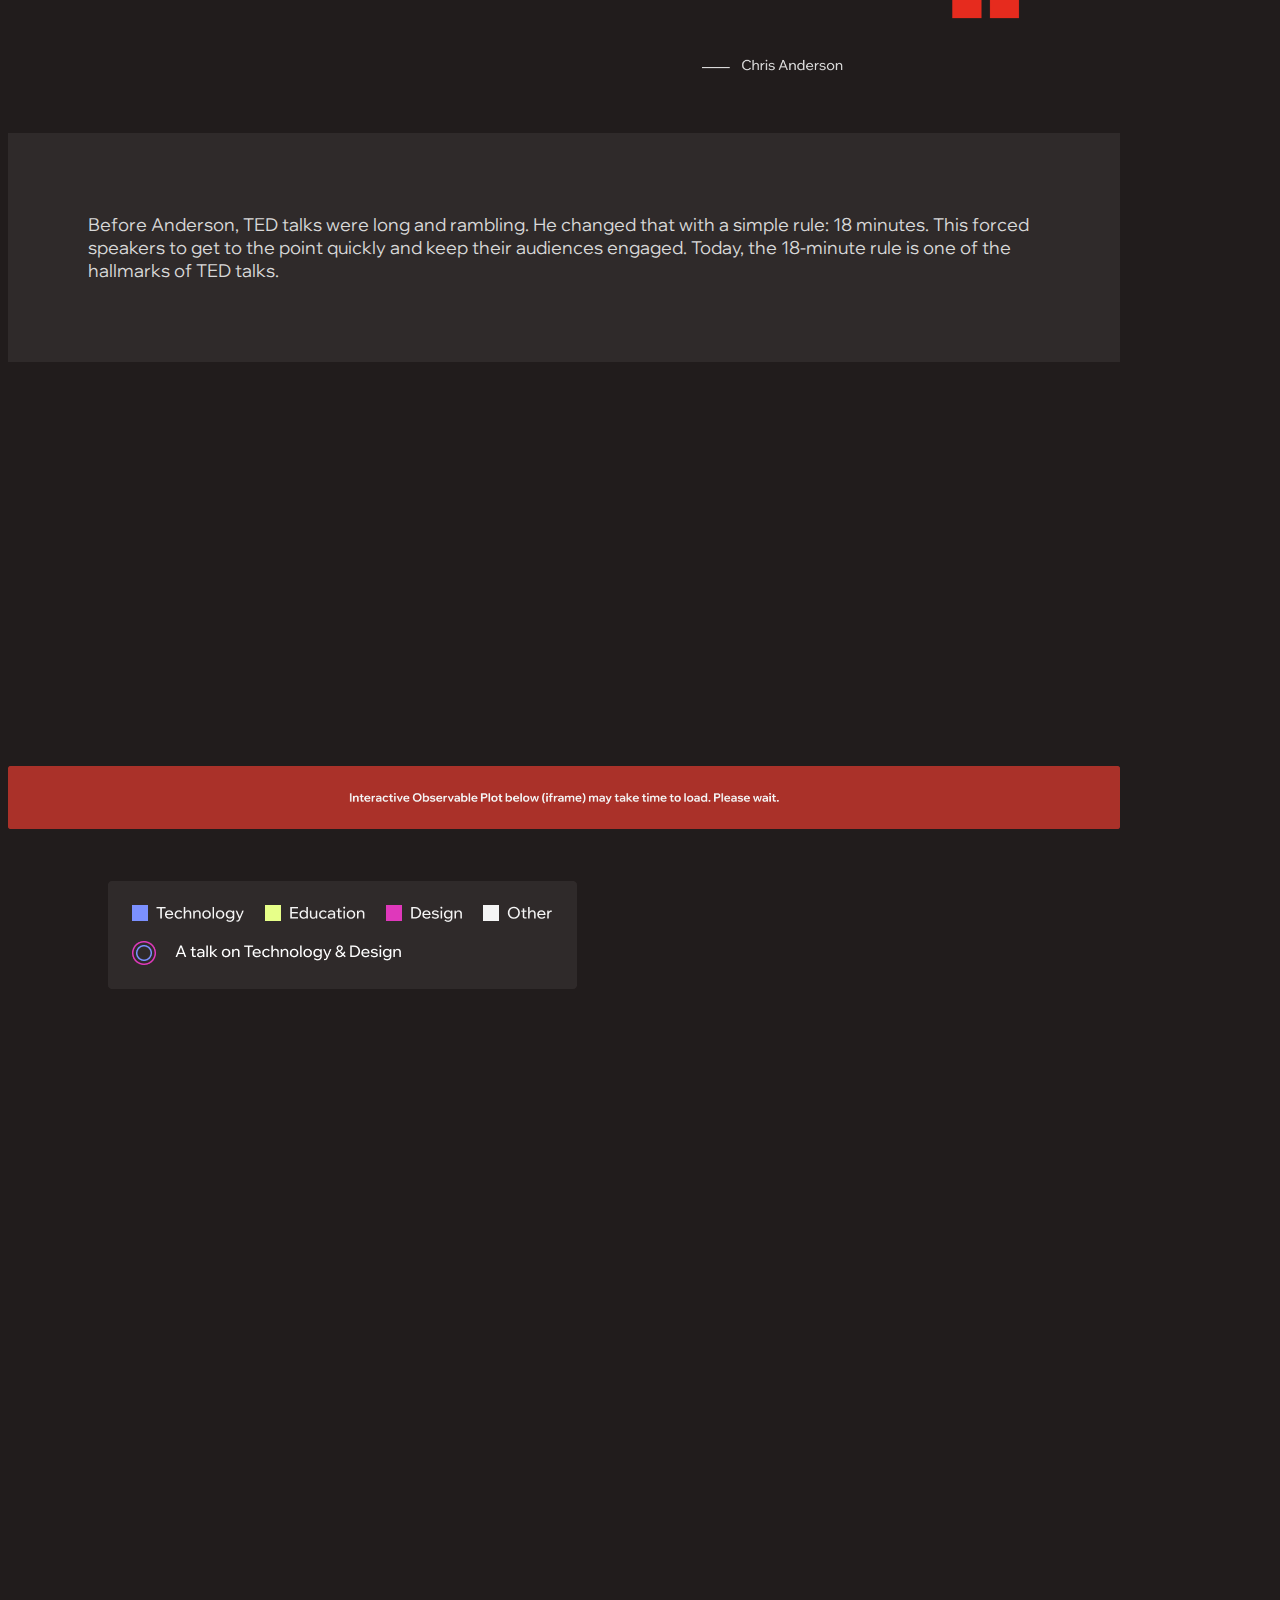
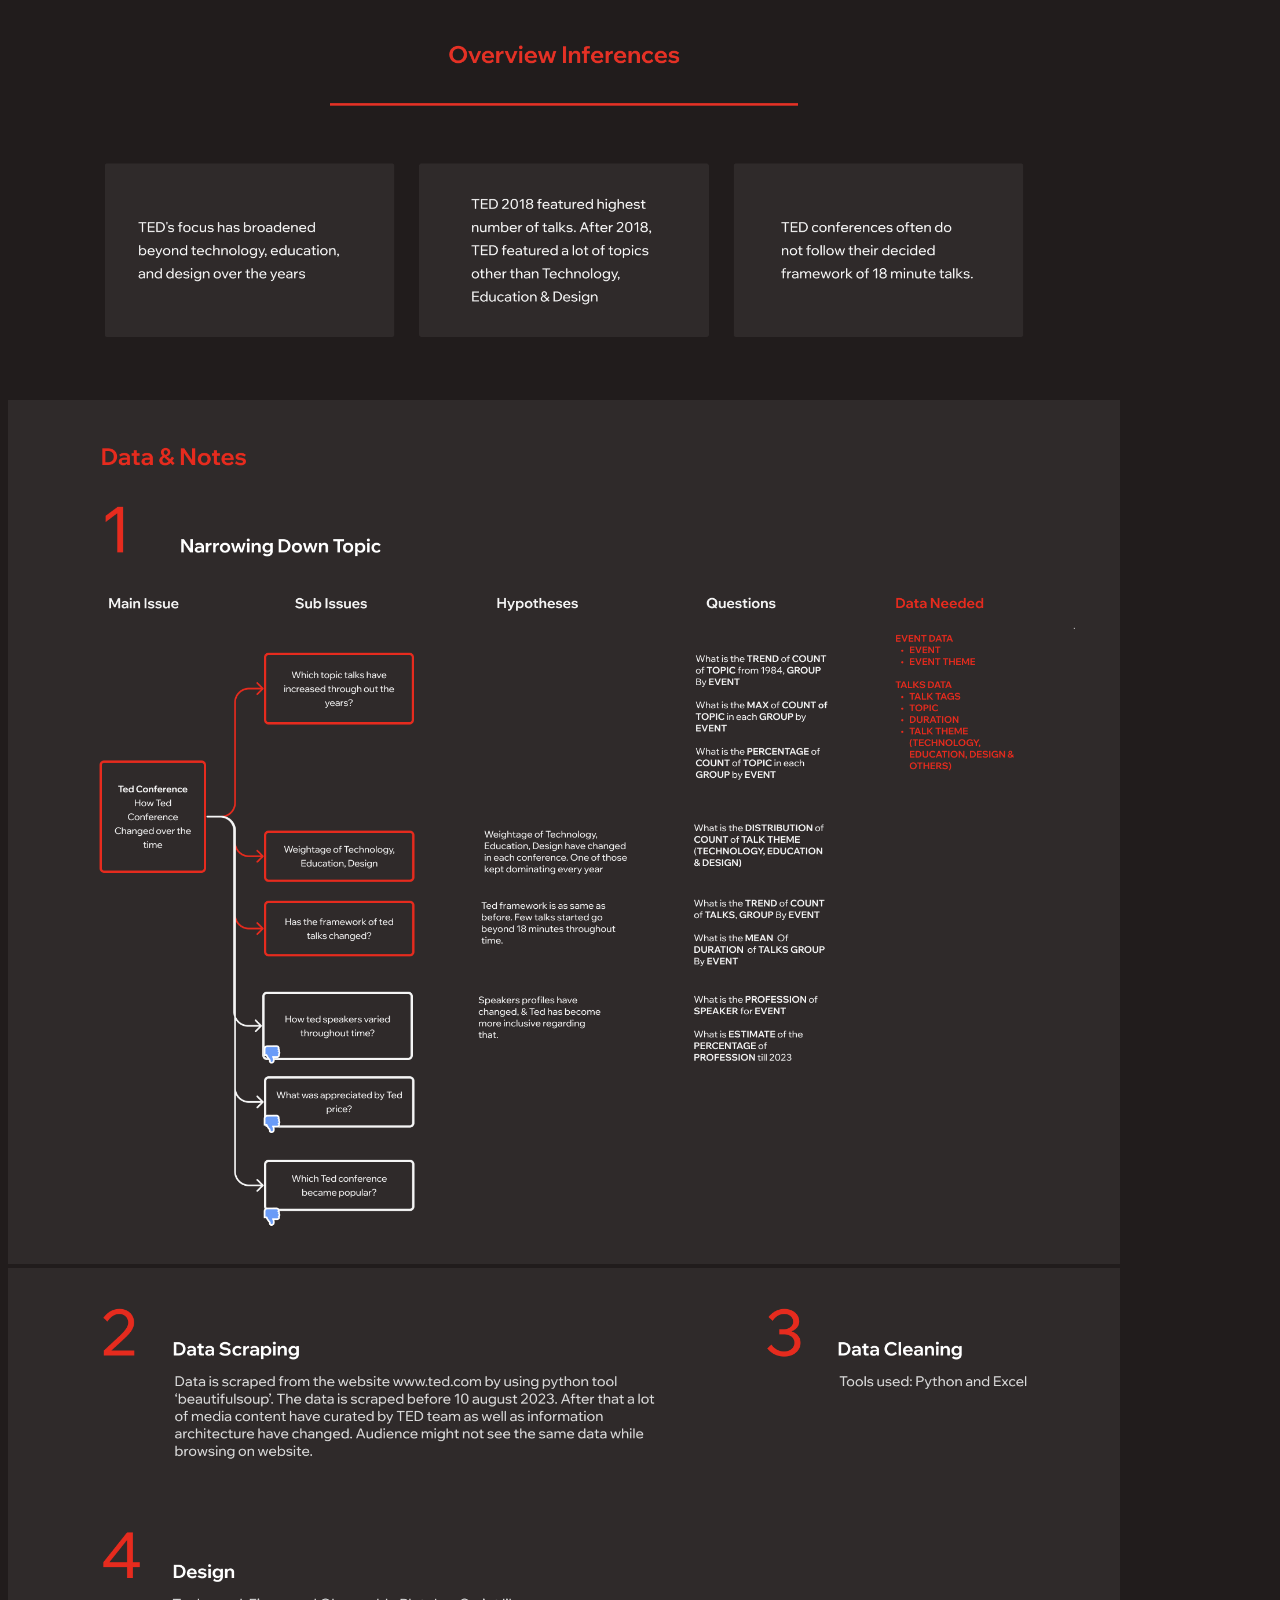
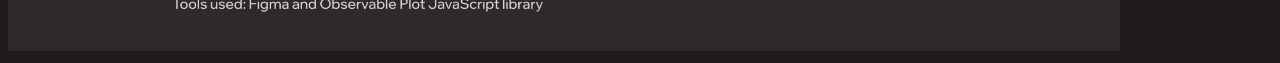
<file: TED-Data-Narration/ted1.html>
<!doctype html>
<html lang="en">

<head>
  <meta charset="utf-8">
  <meta name="viewport" content="width=device-width, initial-scale=1">
  <title>TED Data Narration</title>
  <link href="https://cdn.jsdelivr.net/npm/bootstrap@5.3.2/dist/css/bootstrap.min.css" rel="stylesheet"
    integrity="sha384-T3c6CoIi6uLrA9TneNEoa7RxnatzjcDSCmG1MXxSR1GAsXEV/Dwwykc2MPK8M2HN" crossorigin="anonymous">
  <link rel="stylesheet" href="https://cdnjs.cloudflare.com/ajax/libs/font-awesome/4.7.0/css/font-awesome.min.css">
  <link rel="preconnect" href="https://fonts.googleapis.com">
  <link rel="preconnect" href="https://fonts.gstatic.com" crossorigin>
  <link href="https://fonts.googleapis.com/css2?family=Wix+Madefor+Display:wght@500&display=swap" rel="stylesheet">
  <script>
    // Query the elements
    const iframeEle = document.getElementById('iframe');
    const loadingEle = document.getElementById('loading');

    iframeEle.addEventListener('load', function () {
      // Hide the loading indicator
      loadingEle.style.display = 'none';

      // Bring the iframe back
      iframeEle.style.opacity = 1;
    });


  </script>

</head>
<style>
  img {
    max-width: 100%;
    max-height: 100%;
    /* overflow: hidden; */
  }




  .cornerimage {
    border: 0;
    position: absolute;
    /* top: 110px;
    left: 932px; */
    top: 220px;
    left: 128px;
    right: 0;
    width: 9%;
    height: 12%;
    display: flex;
    flex-direction: column;
    /* -ms-flex-direction: column; */
  }

  .longframe {
    border: 0;
    position: absolute;
    top: 80px;
    left: 96px;
  }

  .youtube {
    border: 0;
    position: absolute;
    top: 200px;
    right: 410px;
  }

  .duration {
    border: 0;
    position: absolute;
    top: 184px;
    left: 120px;
  }

  .legend1 {
    border: 0;
    position: absolute;
    top: 180px;
    left: 128px;
    width: 48%;
    height: 48%;
  }

  .legend2 {
    border: 0;
    position: absolute;
    top: 340px;
    left: 128px;
    width: 48%;
    height: 48%;
  }

  .legend3 {
    border: 0;
    position: absolute;
    top: 226px;
    left: 186px;
    width: 48%;
    height: 48%;
  }

  .tedtopic {
    border: 0;
    position: absolute;
    top: 472px;
    left: 128px;
    width: 48%;
    height: 48%;
  }

  .legend4 {
    border: 0;
    position: absolute;
    top: 428px;
    left: 700px;
    /* width: 48%;
    height: 48%; */
    /* text-align: center; */

  }

  .legend5 {
    border: 0;
    position: absolute;
    top: 800px;
    left: 700px;
    /* width: 48%;
    height: 48%; */
    /* text-align: center; */

  }

  section.center {
    padding: 5vw;
    padding-top: 5em;
    display: flex;
    align-items: center;
    flex-direction: column;
    justify-content: center;
    position: relative;

  }

  .box {
    position: absolute;
    margin-left: 20px;
    padding-right: 350px;
    margin-top: 150px;
    /* z-index: 1; */
    /* display: flex; */
    flex-wrap: column;
    padding-bottom: 20px;
    /* min-width: 50%;
    min-height: 50%; */
    width: 80%;
    height: 80%;

  }

  .box1 {
    float: left;
    position: absolute;
    margin-left: 100px;
    padding-right: 350px;
    margin-top: 40px;
    /* z-index: 1; */
    /* display: flex; */
    flex-wrap: column;
    padding-bottom: 20px;
  }

  /* @media screen and (max-width: 900px) {
  .box {
    top:20;
  }
} */


  .al_c {
    display: flex;
    flex-direction: column;
    align-items: center;
    justify-content: center;
  }

  /* width */
  ::-webkit-scrollbar {
    width: 20px;
    background-color: #2F2A2A;
  }

  /* Track */
  ::-webkit-scrollbar-track {
    box-shadow: inset 0 0 5px grey;
    border-radius: 10px;
  }

  /* Handle */
  ::-webkit-scrollbar-thumb {
    background: red;
    border-radius: 10px;
  }

  /* Handle on hover */
  ::-webkit-scrollbar-thumb:hover {
    background: #b30000;
  }

  .textlegend {

    font-family: 'Wix Madefor Display', sans-serif;
    font-size: 18px;
    /* padding-top: 250px;
    float: center;
    padding-bottom: 500px; */
    /* color: #EFEFEF; */
    background-color: #2F2A2A;
    /* text-align: center; */
    /* font-weight: lighter; */

  }
</style>

<body style="background-color: #211C1C;">





  <div class="container-fluid" style="width: 88%;">


    <div class="row">
      <div class="col-md-12 gallery-item">
        <img src="Title.png" class="img-fluid" alt="Placeholder Image 1">
      </div>
      <div class="col-md-12 gallery-item">
        <img src="Distribution.png" class="img-fluid" alt="Placeholder Image 1">
      </div>
      <div class="col-md-12 gallery-item">
        <img src="TEDGlobalText.png" class="img-fluid" alt="Placeholder Image 1">
      </div>
      <div class="col-md-12 gallery-item">
        <img src="loadinst.png" class="img-fluid" alt="Placeholder Image 1">
      </div>
      <div class="col-md-12 gallery-item">
        <div class="box">
          <img src="Leg.png">
          <img src="Legends.png" style="padding-top: 20px;">
          <img src="TEDTopics.gif" style="padding-top: 20px;">
        </div>
        <div id="loading">
          <iframe id="iframe" width="100%" height="2350" frameborder="0"
            src="https://observablehq.com/embed/b8ec15c199c744c6?cells=viewof+sample1" loading="eager"></iframe>
        </div>
      </div>
      <div class="col-md-12 gallery-item">

        <img src="Frame 87.png" class="img-fluid" alt="Placeholder Image 1">
      </div>
      <div class="col-md-12 gallery-item">

        <img src="18minrule.png" class="img-fluid" alt="Placeholder Image 1">
      </div>
      <div class="col-md-12 gallery-item">
        <div class="row">
          <div class="col-md-6 textlegend"
            style="padding-left: 80px;padding-top: 80px;padding-right: 80px; padding-bottom: 80px; text-wrap: wrap; color: #d9d9d9;">
            Before Anderson, TED
            talks were long and rambling. He changed that with a simple rule: 18 minutes. This forced speakers to get to
            the
            point quickly and keep their audiences engaged. Today, the 18-minute rule is one of the hallmarks of TED
            talks.
          </div>
          <div class="col-md-6 embed-responsive embed-responsive-16by9">
            <iframe class="embed-responsive-item" width="84%" height="400"
              src="https://www.youtube.com/embed/-FOCpMAww28?si=D_rNy5YD8FPoBGMs" title="YouTube video player"
              frameborder="0"
              allow="accelerometer; autoplay; clipboard-write; encrypted-media; gyroscope; picture-in-picture; web-share"
              allowfullscreen loading="eager"></iframe>

          </div>
        </div>


      </div>

      <div class="col-md-12 gallery-item">

        <img src="loadinst.png" class="img-fluid" alt="Placeholder Image 1">
      </div>
      <div class="col-md-12 gallery-item">
        <div class="box1">

          <img src="Legends short1.png" style="padding-top: 8px;">

        </div>
        <!-- <div class="textlegend" style="color: #f5f5f5;">Maximum Duration</div> -->
        <iframe width="100%" height="750" frameborder="0"
          src="https://observablehq.com/embed/b8ec15c199c744c6?cells=viewof+sample4" loading="eager"></iframe>


      </div>

      <div class="col-md-12 gallery-item">

        <img src="Overview.png" class="img-fluid" alt="Placeholder Image 1">
      </div>
      <div class="col-md-12 gallery-item">

        <img src="Process-1.png" class="img-fluid" alt="Placeholder Image 1">
      </div>
      <div class="col-md-12 gallery-item">

        <img src="Process-2.png" class="img-fluid" alt="Placeholder Image 1">
      </div>
    </div>
  </div>

</body>

</html>
</file>
